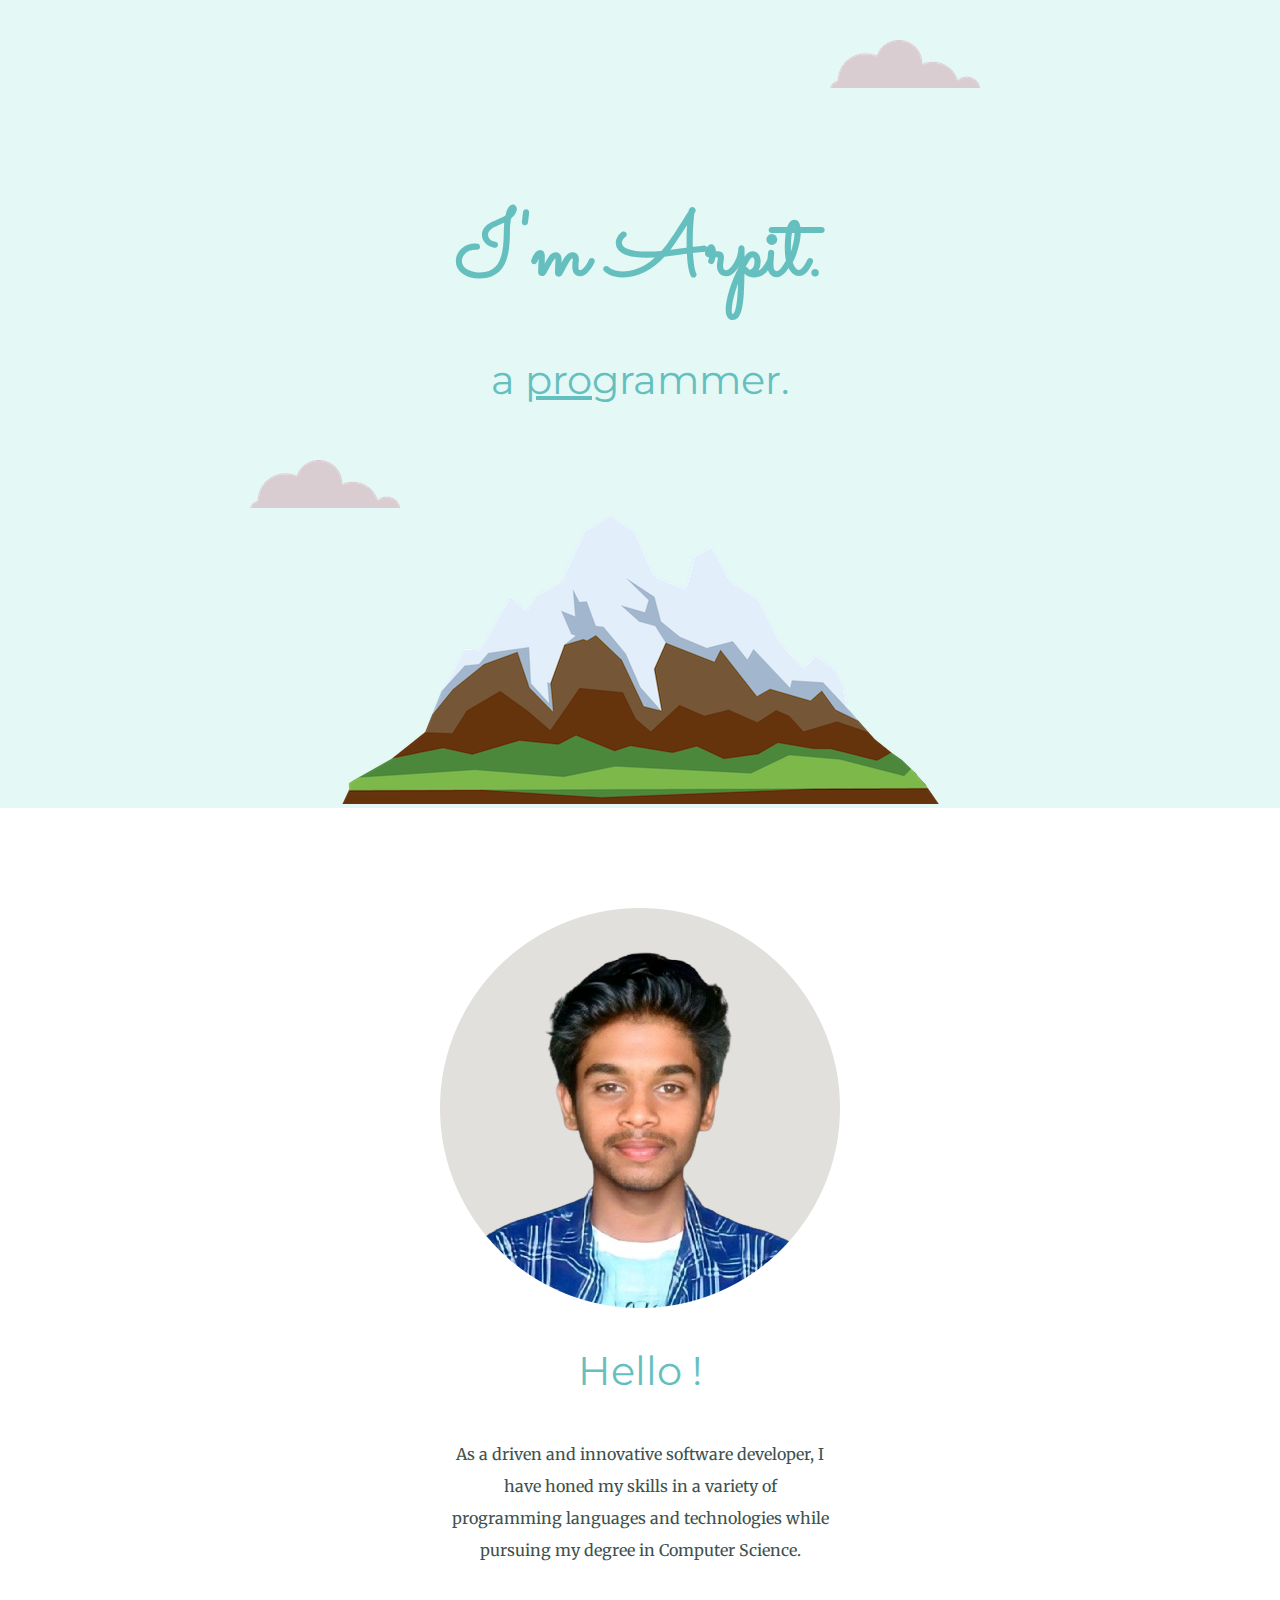
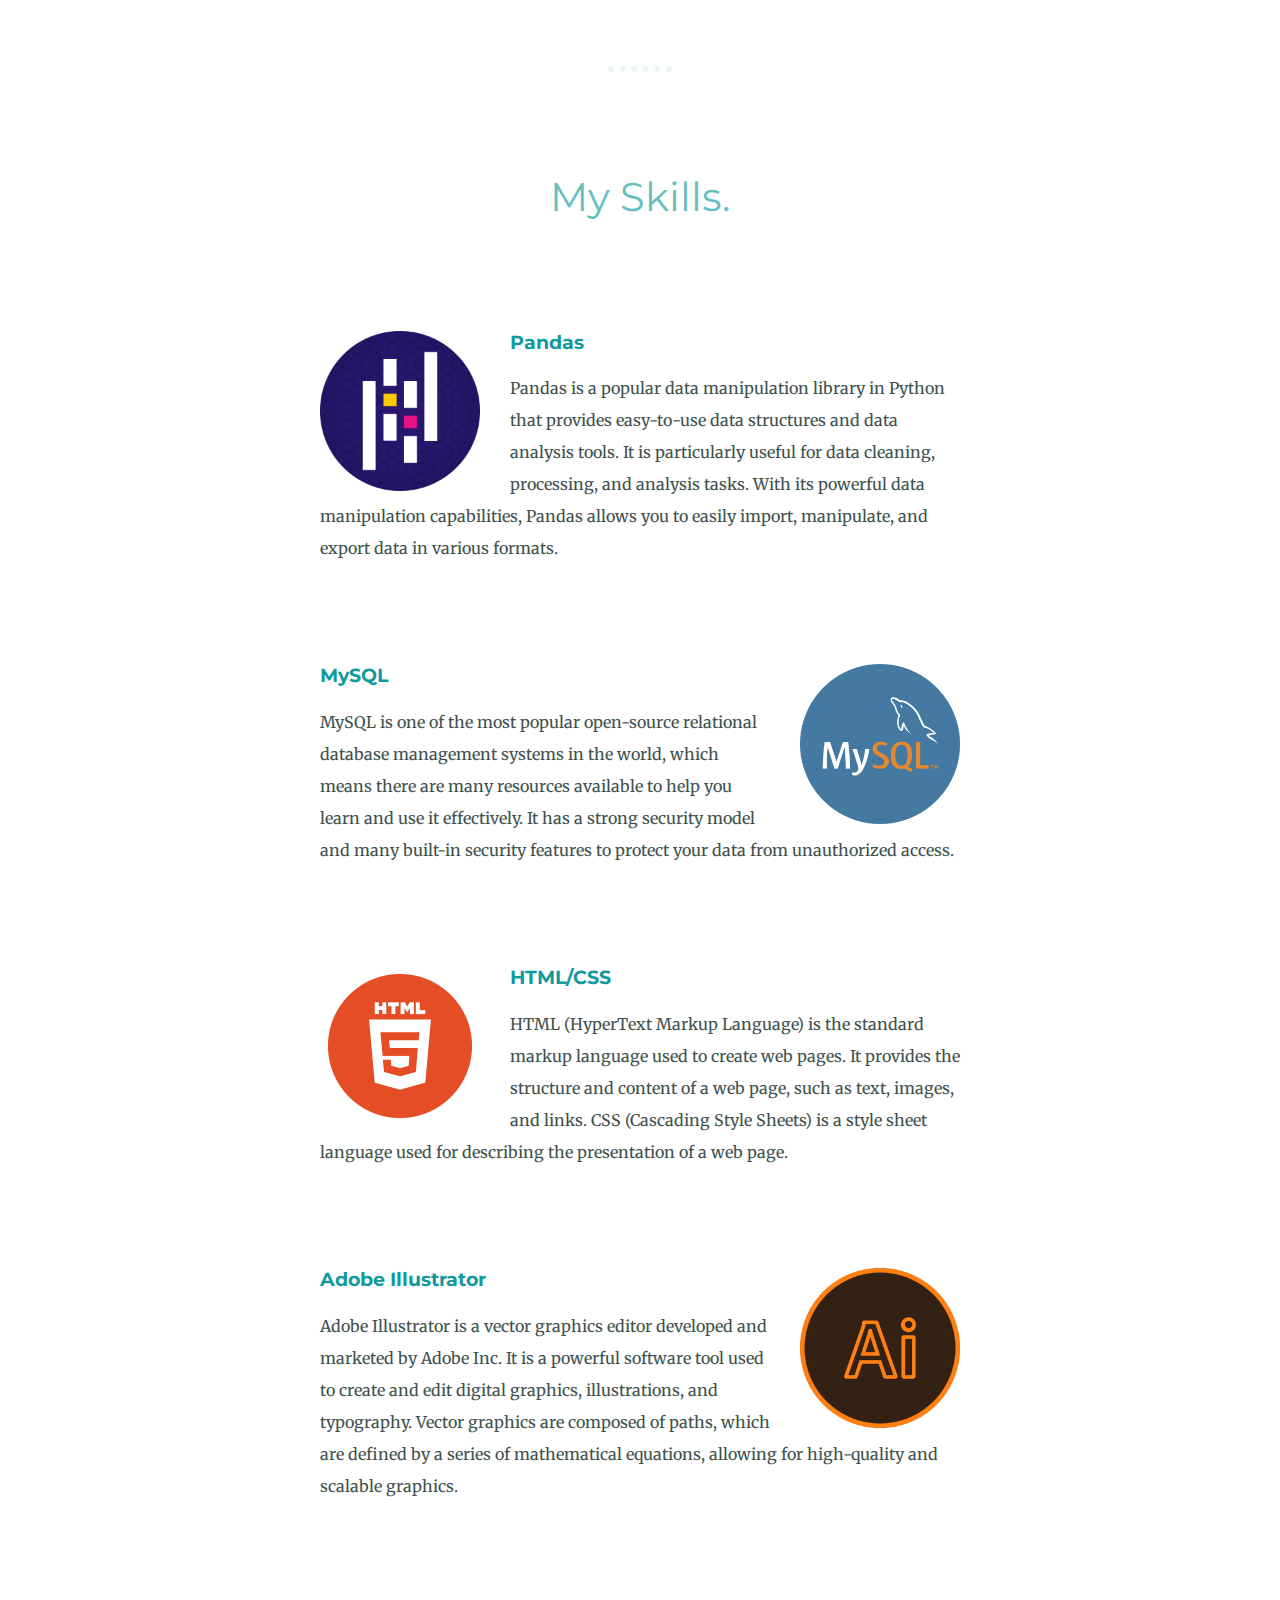
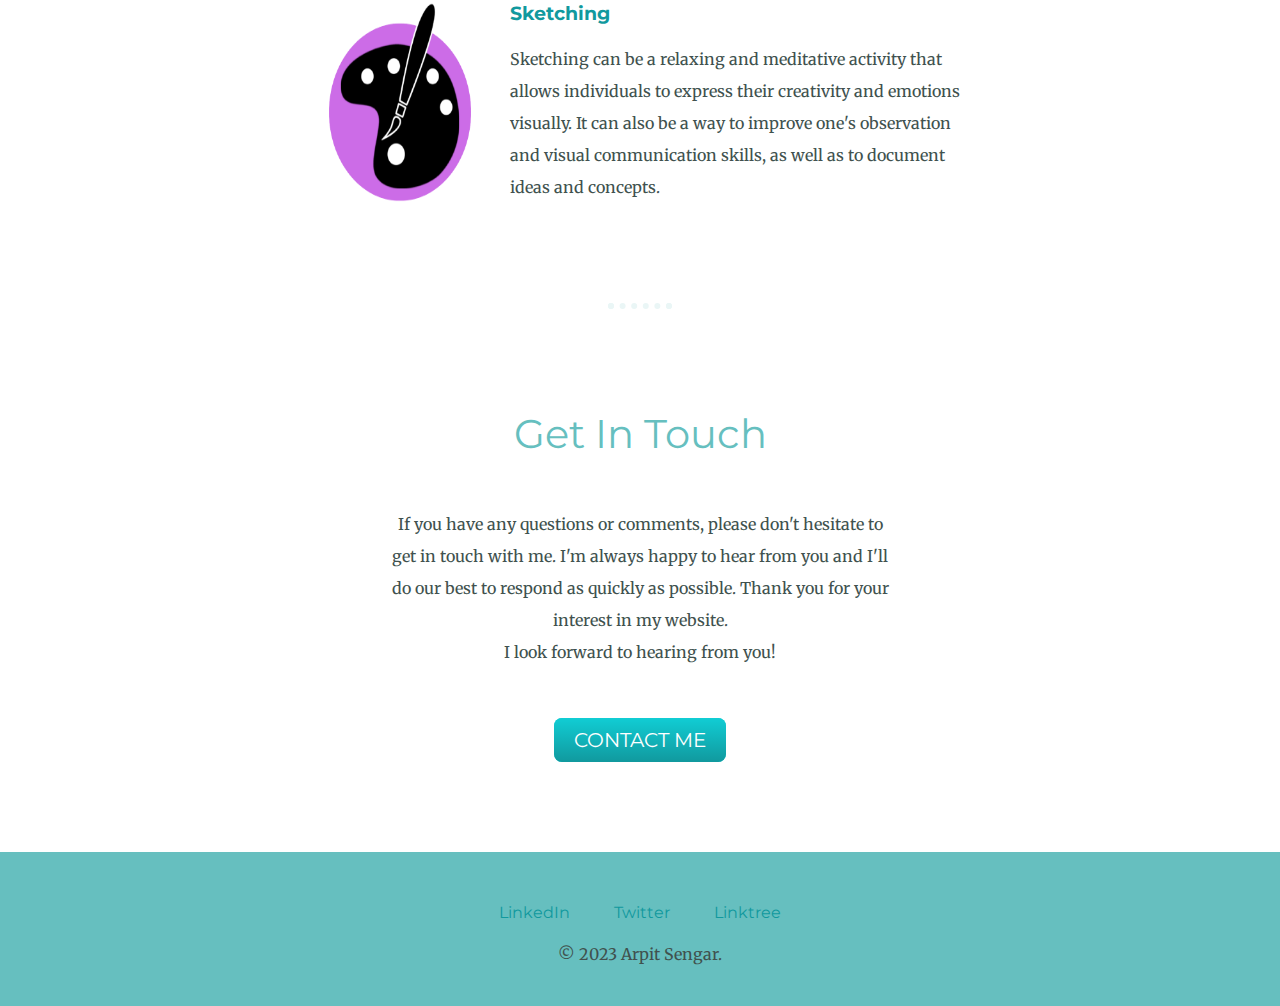
<file: 2/index.html>
<!DOCTYPE html>
<html>

<head>
  <meta charset="utf-8">
  <title>Arpit Sengar</title>
  <link rel="stylesheet" href="css/styles.css">
  <link href="https://fonts.googleapis.com/css?family=Merriweather|Montserrat|Sacramento" rel="stylesheet">
  <link rel="icon" href="images/favicon.ico">
</head>

<body>
  <div class="top-container">
    <img class="top-cloud" src="images/cloud.png" alt="cloud">
    <div class="title-text">
      <h1>I'm Arpit.</h1>
      <h2>a <span class="pro">pro</span>grammer.</h2>
    </div>
    <img class="bottom-cloud" src="images/cloud.png" alt="cloud">
    <img class="mountain" src="images/mountain.png" alt="mountain-img">
  </div>
  <div class="middle-container">
    <div class="profile">
      <img src="images/arpit.png" alt="arpit-profile-img">
      <h2>Hello !</h2>
      <p class="intro">As a driven and innovative software developer, I have honed my skills in a variety of programming languages and technologies while pursuing my degree in Computer Science.</p>
    </div>
    <hr>
    <div class="skills">
      <h2>My Skills.</h2>
      <div class="skill-row">
        <img class="pandas-img" src="images/logo/pandas.png" alt="pandas-img">

        <h3>Pandas</h3>
        <p>Pandas is a popular data manipulation library in Python that provides easy-to-use data structures and data analysis tools. It is particularly useful for data cleaning, processing, and analysis tasks. With its powerful data manipulation capabilities, Pandas allows you to easily import, manipulate, and export data in various formats.</p>

      </div>
      
      <div class="skill-row">
        <img class="sql-img" src="images/logo/sql_logo.png" alt="sql-img">
        
        <h3>MySQL</h3>
        <p>MySQL is one of the most popular open-source relational database management systems in the world, which means there are many resources available to help you learn and use it effectively. It has a strong security model and many built-in security features to protect your data from unauthorized access.</p>
        
      </div>

      <div class="skill-row">
        <img class="html-img" src="images/logo/html_logo.png" alt="html-img">

        <h3>HTML/CSS</h3>
        <p>HTML (HyperText Markup Language) is the standard markup language used to create web pages. It provides the structure and content of a web page, such as text, images, and links. CSS (Cascading Style Sheets) is a style sheet language used for describing the presentation of a web page.</p>

      </div>
      
      <div class="skill-row">
        <img class="ai-img" src="images/logo/ai_logo.png" alt="illustrator-img">

        <h3>Adobe Illustrator</h3>
        <p>Adobe Illustrator is a vector graphics editor developed and marketed by Adobe Inc. It is a powerful software tool used to create and edit digital graphics, illustrations, and typography. Vector graphics are composed of paths, which are defined by a series of mathematical equations, allowing for high-quality and scalable graphics.</p>

      </div>

      <div class="skill-row">
        <img class="sketch-img" src="images/logo/drawing_logo.png" alt="sketch-logo" height="200px">
        <h3>Sketching</h3>
        <p>Sketching can be a relaxing and meditative activity that allows individuals to express their creativity and emotions visually. It can also be a way to improve one's observation and visual communication skills, as well as to document ideas and concepts. </p>
      </div>


    </div>
    <hr>
    <div class="contact-me">
      <h2>Get In Touch</h2>
      <p class="contact-message">If you have any questions or comments, please don't hesitate to get in touch with me. I'm always happy to hear from you and I'll do our best to respond as quickly as possible.           
        Thank you for your interest in my website. <br> I look forward to hearing from you!</p>
      <a class="btn" href="mailto:arpitsengar99@gmail.com">CONTACT ME</a>
    </div>
  </div>  


  <div class="bottom-container">
    <a class="footer-link" href="https://www.linkedin.com/in/arpit-sengar-924669235/">LinkedIn</a>
    <a class="footer-link" href="https://twitter.com/arpitwastaken">Twitter</a>
    <a class="footer-link" href="https://linktr.ee/arpitwastaken">Linktree</a>
    <p>© 2023 Arpit Sengar.</p>
  </div>

  
</body>

</html>
</file>
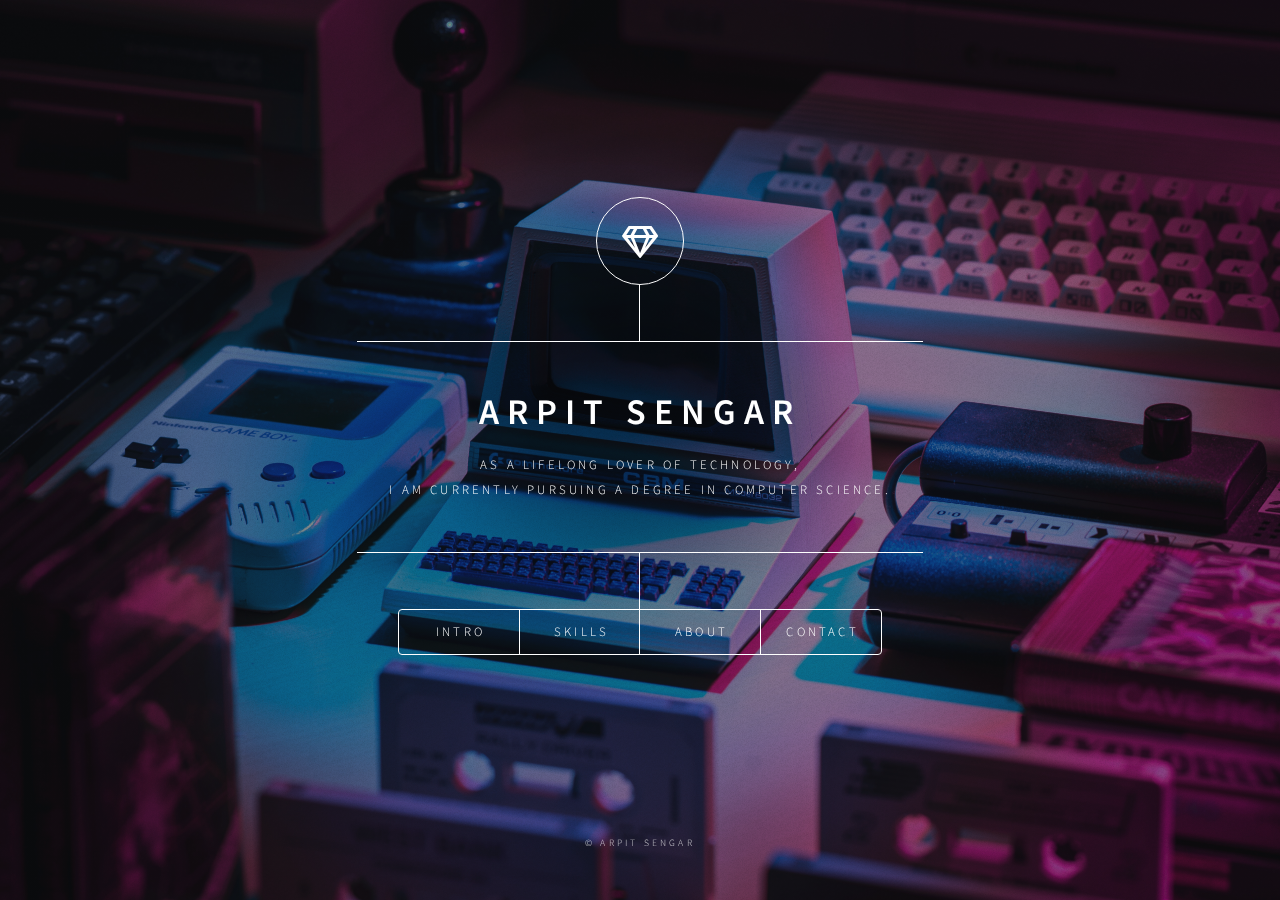
<file: 3/index.html>
<!DOCTYPE HTML>
<html>
	<head>
		<title>Arpit Sengar's Portfolio</title>
		<meta charset="utf-8" />
		<meta name="viewport" content="width=device-width, initial-scale=1, user-scalable=no" />
		<link rel="stylesheet" href="static/assets/css/main.css" />
		<noscript><link rel="stylesheet" href="static/assets/css/noscript.css" /></noscript>
		<link rel="icon" type="image/x-icon" href="static/images/favicon.png">
	</head>
	<body class="is-preload">

		<!-- Wrapper -->
			<div id="wrapper">

				<!-- Header -->
					<header id="header">
						<div class="logo">
							<span class="icon fa-gem"></span>
						</div>
						<div class="content">
							<div class="inner">
								<h1>Arpit Sengar</h1>
								<p>As a lifelong lover of technology, <br> I am currently pursuing a degree in computer science. </p>
							</div>
						</div>
						<nav>
							<ul>
								<li><a href="#intro">Intro</a></li>
								<li><a href="#work">Skills</a></li>
								<li><a href="#about">About</a></li>
								<li><a href="#contact">Contact</a></li>
								<!--<li><a href="#elements">Elements</a></li>-->
							</ul>
						</nav>
					</header>

				<!-- Main -->
					<div id="main">

						<!-- Intro -->
							<article id="intro">
								<h2 class="major">Intro</h2>
								<span class="image main"><img src="static/images/pic01.jpg" alt="" /></span>
								<p>Welcome to my personal website! I started learning programming two years ago. I am now taking a Bachelor of Computer Science degree at <a href="https://vitbhopal.ac.in/" target="_blank">VIT Bhopal</a>, where I am sharpening my coding abilities through challenging curriculum and practical application. I am always working to improve my abilities and keep up with the most recent trends.</p>
								<!-- <p>Welcome to my personal website! My background in programming began 2 years ago. I am currently pursuing a Bachelor's degree in Computer Science from <a href="https://vitbhopal.ac.in/" target="_blank">VIT Bhopal</a> where I am my honing my programming skills through rigorous coursework and hands-on experience. I am constantly refining my skills and staying up-to-date with the latest trends and best practices.</p> -->
							</article>

						<!-- skill -->
							<article id="work">
								<h2 class="major">Skills</h2>
								<span class="image main"><img src="static/images/pic02.jpg" alt="" /></span>
								<p>My proficiency in HTML and CSS makes it easy for me to generate websites that are both visually pleasing and operable. Being skilled in Pandas allows me to effortlessly process and study large amounts of data. As for MySQL, I have plenty of practice in effectively sustaining and operating databases.
								<br><br>
								As a proficient graphic designer, my expertise in Illustrator sets me apart from the rest. Canva is my go-to when I need to produce stunning designs at a moment's notice. Finally, my proficiency in Selenium enables me to automate web browser interactions and perform efficient testing.</p>
							</article>
							
						<!-- About -->
							<article id="about">
								<h2 class="major">About</h2>
								<span class="image main"><img src="static/images/pic03.jpg" alt="" /></span>
								<p>My name is Arpit and I am a Computer Science student with a passion for programming and problem-solving. Currently, I am deepening my knowledge of data structures and algorithms in CPP, which I believe is an essential foundation for any successful software engineer.</p>
								<p>But python has been my favourite programming language ever since. I have recently completed the challenge of <a href="https://github.com/arpy8/100_days_of_python" target=_blank>100 days of Python</a>  that helped me further enhance my skills. This challenge has been an exciting journey so far! I am constantly amazed at the new things I am learning every day.</p>
							</article>

						<!-- Contact -->
							<article id="contact">
								<h2 class="major">Contact</h2>
								<form action="https://formsubmit.co/e9148dd4e481596ccdaebfc6fab7d741" method="POST">
									<input type="hidden" name="_captcha" value="False">
									<div class="fields">
										<div class="field half">
											<label for="name">Name</label>
											<input type="text" name="name" id="name" placeholder="Your name" required/>
										</div>
										<div class="field half">
											<label for="email">Email</label>
											<input type="email" name="email" id="email" placeholder="Your email" required/>
										</div>
										<div class="field">
											<label for="message">Message</label>
											<textarea name="message" id="message" rows="4"  placeholder="Your message" required></textarea>
										</div>
									</div>
									<ul class="actions">
										<li><input type="submit" value="Send Message" class="primary" /></li>
										<li><input type="reset" value="Reset" /></li>
									</ul>
								</form> 
								<ul class="icons" style="padding-top: 2%; padding-left: 4%;">
									<li><a href="https://www.linkedin.com/in/arpitsengar" class="icon brands fa-linkedin" target="_blank"><span class="label">GitHub</span></a></li>
									<li><a href="https://github.com/arpy8" class="icon brands fa-github" target="_blank"><span class="label">GitHub</span></a></li>
									<li><a href="https://www.hackerrank.com/arpy8" class="icon brands fa-hackerrank" target="_blank"><span class="label">Twitter</span></a></li>
									<li><a href="https://www.kaggle.com/arpitsengar" class="icon brands fa-kaggle" target="_blank"><span class="label">Twitter</span></a></li>
									<li><a href="https://twitter.com/arpitwastaken" class="icon brands fa-twitter" target="_blank"><span class="label">Twitter</span></a></li>
									<li><a href="https://www.instagram.com/4rpi8" class="icon brands fa-instagram" target="_blank"><span class="label">Instagram</span></a></li>
									<!-- <li><a href="https://open.spotify.com/user/314en4ia7eeyco74hvxp6254hmam?si=49c31562ef05470e" class="icon brands fa-spotify" target="_blank"><span class="label">Twitter</span></a></li> -->
								</ul>
							</article>

						<!-- Elements -->
							<article id="elements">
								<h2 class="major">Elements</h2>

								<section>
									<h3 class="major">Text</h3>
									<p>This is <b>bold</b> and this is <strong>strong</strong>. This is <i>italic</i> and this is <em>emphasized</em>.
									This is <sup>superscript</sup> text and this is <sub>subscript</sub> text.
									This is <u>underlined</u> and this is code: <code>for (;;) { ... }</code>. Finally, <a href="#">this is a link</a>.</p>
									<hr />
									<h2>Heading Level 2</h2>
									<h3>Heading Level 3</h3>
									<h4>Heading Level 4</h4>
									<h5>Heading Level 5</h5>
									<h6>Heading Level 6</h6>
									<hr />
									<h4>Blockquote</h4>
									<blockquote>Fringilla nisl. Donec accumsan interdum nisi, quis tincidunt felis sagittis eget tempus euismod. Vestibulum ante ipsum primis in faucibus vestibulum. Blandit adipiscing eu felis iaculis volutpat ac adipiscing accumsan faucibus. Vestibulum ante ipsum primis in faucibus lorem ipsum dolor sit amet nullam adipiscing eu felis.</blockquote>
									<h4>Preformatted</h4>
									<pre><code>i = 0;

while (!deck.isInOrder()) {
    print 'Iteration ' + i;
    deck.shuffle();
    i++;
}

print 'It took ' + i + ' iterations to sort the deck.';</code></pre>
								</section>

								<section>
									<h3 class="major">Lists</h3>

									<h4>Unordered</h4>
									<ul>
										<li>Dolor pulvinar etiam.</li>
										<li>Sagittis adipiscing.</li>
										<li>Felis enim feugiat.</li>
									</ul>

									<h4>Alternate</h4>
									<ul class="alt">
										<li>Dolor pulvinar etiam.</li>
										<li>Sagittis adipiscing.</li>
										<li>Felis enim feugiat.</li>
									</ul>

									<h4>Ordered</h4>
									<ol>
										<li>Dolor pulvinar etiam.</li>
										<li>Etiam vel felis viverra.</li>
										<li>Felis enim feugiat.</li>
										<li>Dolor pulvinar etiam.</li>
										<li>Etiam vel felis lorem.</li>
										<li>Felis enim et feugiat.</li>
									</ol>
									<h4>Icons</h4>
									<ul class="icons">
										<li><a href="#" class="icon brands fa-twitter"><span class="label">Twitter</span></a></li>
										<li><a href="#" class="icon brands fa-facebook-f"><span class="label">Facebook</span></a></li>
										<li><a href="#" class="icon brands fa-instagram"><span class="label">Instagram</span></a></li>
										<li><a href="#" class="icon brands fa-github"><span class="label">Github</span></a></li>
									</ul>

									<h4>Actions</h4>
									<ul class="actions">
										<li><a href="#" class="button primary">Default</a></li>
										<li><a href="#" class="button">Default</a></li>
									</ul>
									<ul class="actions stacked">
										<li><a href="#" class="button primary">Default</a></li>
										<li><a href="#" class="button">Default</a></li>
									</ul>
								</section>

								<section>
									<h3 class="major">Table</h3>
									<h4>Default</h4>
									<div class="table-wrapper">
										<table>
											<thead>
												<tr>
													<th>Name</th>
													<th>Description</th>
													<th>Price</th>
												</tr>
											</thead>
											<tbody>
												<tr>
													<td>Item One</td>
													<td>Ante turpis integer aliquet porttitor.</td>
													<td>29.99</td>
												</tr>
												<tr>
													<td>Item Two</td>
													<td>Vis ac commodo adipiscing arcu aliquet.</td>
													<td>19.99</td>
												</tr>
												<tr>
													<td>Item Three</td>
													<td> Morbi faucibus arcu accumsan lorem.</td>
													<td>29.99</td>
												</tr>
												<tr>
													<td>Item Four</td>
													<td>Vitae integer tempus condimentum.</td>
													<td>19.99</td>
												</tr>
												<tr>
													<td>Item Five</td>
													<td>Ante turpis integer aliquet porttitor.</td>
													<td>29.99</td>
												</tr>
											</tbody>
											<tfoot>
												<tr>
													<td colspan="2"></td>
													<td>100.00</td>
												</tr>
											</tfoot>
										</table>
									</div>

									<h4>Alternate</h4>
									<div class="table-wrapper">
										<table class="alt">
											<thead>
												<tr>
													<th>Name</th>
													<th>Description</th>
													<th>Price</th>
												</tr>
											</thead>
											<tbody>
												<tr>
													<td>Item One</td>
													<td>Ante turpis integer aliquet porttitor.</td>
													<td>29.99</td>
												</tr>
												<tr>
													<td>Item Two</td>
													<td>Vis ac commodo adipiscing arcu aliquet.</td>
													<td>19.99</td>
												</tr>
												<tr>
													<td>Item Three</td>
													<td> Morbi faucibus arcu accumsan lorem.</td>
													<td>29.99</td>
												</tr>
												<tr>
													<td>Item Four</td>
													<td>Vitae integer tempus condimentum.</td>
													<td>19.99</td>
												</tr>
												<tr>
													<td>Item Five</td>
													<td>Ante turpis integer aliquet porttitor.</td>
													<td>29.99</td>
												</tr>
											</tbody>
											<tfoot>
												<tr>
													<td colspan="2"></td>
													<td>100.00</td>
												</tr>
											</tfoot>
										</table>
									</div>
								</section>

								<section>
									<h3 class="major">Buttons</h3>
									<ul class="actions">
										<li><a href="#" class="button primary">Primary</a></li>
										<li><a href="#" class="button">Default</a></li>
									</ul>
									<ul class="actions">
										<li><a href="#" class="button">Default</a></li>
										<li><a href="#" class="button small">Small</a></li>
									</ul>
									<ul class="actions">
										<li><a href="#" class="button primary icon solid fa-download">Icon</a></li>
										<li><a href="#" class="button icon solid fa-download">Icon</a></li>
									</ul>
									<ul class="actions">
										<li><span class="button primary disabled">Disabled</span></li>
										<li><span class="button disabled">Disabled</span></li>
									</ul>
								</section>

								<section>
									<h3 class="major">Form</h3>
									<form method="post" action="#">
										<div class="fields">
											<div class="field half">
												<label for="demo-name">Name</label>
												<input type="text" name="demo-name" id="demo-name" value="" placeholder="Jane Doe" />
											</div>
											<div class="field half">
												<label for="demo-email">Email</label>
												<input type="email" name="demo-email" id="demo-email" value="" placeholder="jane@untitled.tld" />
											</div>
											<div class="field">
												<label for="demo-category">Category</label>
												<select name="demo-category" id="demo-category">
													<option value="">-</option>
													<option value="1">Manufacturing</option>
													<option value="1">Shipping</option>
													<option value="1">Administration</option>
													<option value="1">Human Resources</option>
												</select>
											</div>
											<div class="field half">
												<input type="radio" id="demo-priority-low" name="demo-priority" checked>
												<label for="demo-priority-low">Low</label>
											</div>
											<div class="field half">
												<input type="radio" id="demo-priority-high" name="demo-priority">
												<label for="demo-priority-high">High</label>
											</div>
											<div class="field half">
												<input type="checkbox" id="demo-copy" name="demo-copy">
												<label for="demo-copy">Email me a copy</label>
											</div>
											<div class="field half">
												<input type="checkbox" id="demo-human" name="demo-human" checked>
												<label for="demo-human">Not a robot</label>
											</div>
											<div class="field">
												<label for="demo-message">Message</label>
												<textarea name="demo-message" id="demo-message" placeholder="Enter your message" rows="6"></textarea>
											</div>
										</div>
										<ul class="actions">
											<li><input type="submit" value="Send Message" class="primary" /></li>
											<li><input type="reset" value="Reset" /></li>
										</ul>
									</form>
								</section>

							</article>

					</div>

				<!-- Footer -->
					<footer id="footer">
						<p class="copyright">&copy; Arpit Sengar</p>
					</footer>

			</div>

		<!-- BG -->
			<div id="bg"></div>

		<!-- Scripts -->
			<script src="static/assets/js/jquery.min.js"></script>
			<script src="static/assets/js/browser.min.js"></script>
			<script src="static/assets/js/breakpoints.min.js"></script>
			<script src="static/assets/js/util.js"></script>
			<script src="static/assets/js/main.js"></script>

	</body>
</html>
</file>
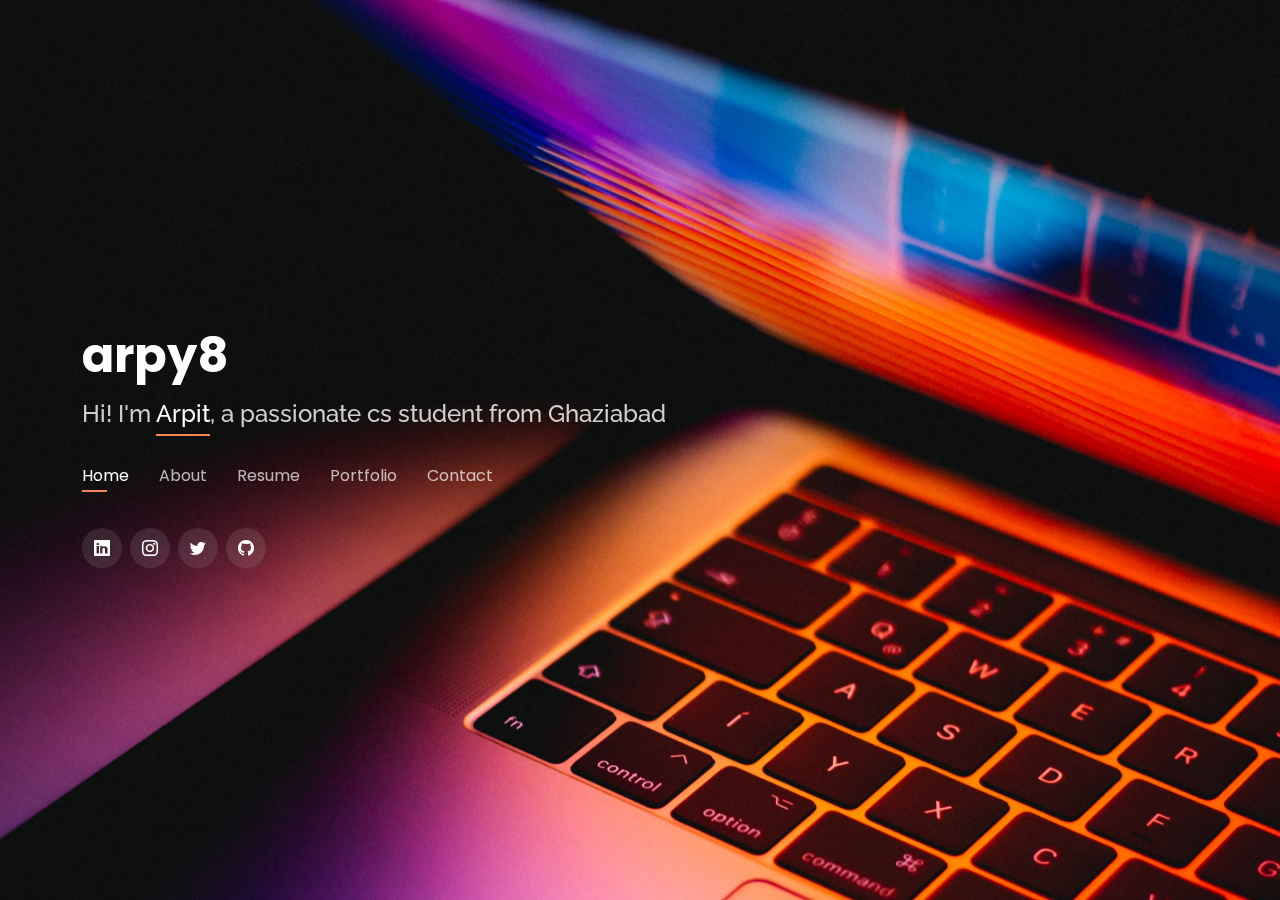
<file: 4/index.html>
<!DOCTYPE html>
<html lang="en">

<head>
  <meta charset="utf-8">
  <meta content="width=device-width, initial-scale=1.0" name="viewport">

  <title>arpy8's Portfolio</title>
  <meta content="" name="description">
  <meta content="" name="keywords">

  <!-- Favicons -->
  <link href="assets/img/favicon.webp" rel="icon">
  <link href="assets/img/apple-touch-icon.webp" rel="apple-touch-icon">

  <!-- Google Fonts -->
  <link href="https://fonts.googleapis.com/css?family=Open+Sans:300,300i,400,400i,600,600i,700,700i|Raleway:300,300i,400,400i,500,500i,600,600i,700,700i|Poppins:300,300i,400,400i,500,500i,600,600i,700,700i" rel="stylesheet">


  <!-- Vendor CSS Files -->
  <link href="assets/vendor/bootstrap/css/bootstrap.min.css" rel="stylesheet">
  <link href="assets/vendor/bootstrap-icons/bootstrap-icons.css" rel="stylesheet">
  <link href="assets/vendor/boxicons/css/boxicons.min.css" rel="stylesheet">
  <link href="assets/vendor/glightbox/css/glightbox.min.css" rel="stylesheet">
  <link href="assets/vendor/remixicon/remixicon.css" rel="stylesheet">
  <link href="assets/vendor/swiper/swiper-bundle.min.css" rel="stylesheet">

  <!-- Template Main CSS File -->
  <link href="assets/css/style.css" rel="stylesheet">
</head>

<body>

  <!-- ======= Header ======= -->
  <header id="header">
    <div class="container">

      <h1><a href="index.html">arpy8</a></h1>
      <h2>Hi! I'm <span>Arpit</span>, a passionate cs student from Ghaziabad</h2>

      <nav id="navbar" class="navbar">
        <ul>
          <li><a class="nav-link active" href="#header">Home</a></li>
          <li><a class="nav-link" href="#about">About</a></li>
          <li><a class="nav-link" href="#resume">Resume</a></li>
          <li><a class="nav-link" href="#portfolio">Portfolio</a></li>
          <li><a class="nav-link" href="#contact">Contact</a></li>
        </ul>
        <i class="bi bi-list mobile-nav-toggle"></i>
      </nav><!-- .navbar -->

      <div class="social-links">
        <a href="https://www.linkedin.com/in/arpitsengar/" class="linkedin"><i class="bi bi-linkedin"></i></a>
        <a href="https://www.instagram.com/arpy8_" class="instagram"><i class="bi bi-instagram"></i></a>
        <a href="https://twitter.com/arpitwastaken" class="twitter"><i class="bi bi-twitter"></i></a>
        <a href="https://github.com/arpy8" class="facebook"><i class="bi bi-github"></i></a>
      </div>

    </div>
  </header><!-- End Header -->

  <!-- ======= About Section ======= -->
  <section id="about" class="about">

    <!-- ======= About Me ======= -->
    <div class="about-me container">

      <div class="section-title">
        <h2>About</h2>
        <p>Learn more about me</p>
      </div>

      <div class="row">
        <div class="col-lg-4" data-aos="fade-right">
          <img src="assets/img/me.webp" class="img-fluid" alt="">
        </div>
        <div class="col-lg-8 pt-4 pt-lg-0 content" data-aos="fade-left">
          <p class="fst-italic">
            Sleep is just a debugging break for the brain of a passionate CS student
          </p>
          <div class="row">
            <div class="col-lg-6">
              <ul>
                <li><i class="bi bi-chevron-right"></i> <strong>Birthday:</strong> <span>1 March 2005</span></li>
                <li><i class="bi bi-chevron-right"></i> <strong>Phone:</strong> <span>+91 93113 8985</span></li>
                <li><i class="bi bi-chevron-right"></i> <strong>City:</strong> <span>Ghaziabad, Uttar Pradesh</span></li>
              </ul>
            </div>
            <div class="col-lg-6">
              <ul>
                <li><i class="bi bi-chevron-right"></i> <strong>Age:</strong> <span>18</span></li>
                <li><i class="bi bi-chevron-right"></i> <strong>Degree:</strong> <span>Undergrad</span></li>
                <li><i class="bi bi-chevron-right"></i> <strong>Email:</strong> <span>arpitsengar99@gmail.com</span></li>
              </ul>
            </div>
          </div>
          <p>
            <br><br>
            Embarking on a computer science journey at VIT Bhopal, I fuse code and creativity while pursuing a passion for sketching and beatboxing. Engaging with diverse minds fuels my growth, as I continually enhance coding prowess and embrace emerging trends. Python remains my cherished language. Respectful and eager to assist, I thrive on discovering fresh technologies. Join me in exploring the ever-evolving tech landscape.</p>
        </div>
      </div>

    </div><!-- End About Me -->

    <!-- ======= Skills  ======= -->
    <div class="skills container">

      <div class="section-title">
        <h2>Skills</h2>
      </div>

      <div class="row skills-content">

        <div class="col-lg-6">

          <div class="progress">
            <span class="skill">Python <i class="val">100%</i></span>
            <div class="progress-bar-wrap">
              <div class="progress-bar" role="progressbar" aria-valuenow="100" aria-valuemin="0" aria-valuemax="100"></div>
            </div>
          </div>

          <div class="progress">
            <span class="skill">Cpp <i class="val">70%</i></span>
            <div class="progress-bar-wrap">
              <div class="progress-bar" role="progressbar" aria-valuenow="70" aria-valuemin="0" aria-valuemax="100"></div>
            </div>
          </div>

          <div class="progress">
            <span class="skill">Graphic Design <i class="val">85%</i></span>
            <div class="progress-bar-wrap">
              <div class="progress-bar" role="progressbar" aria-valuenow="85" aria-valuemin="0" aria-valuemax="100"></div>
            </div>
          </div>

        </div>

        <div class="col-lg-6">

           
          <div class="progress">
            <span class="skill">HTML <i class="val">90%</i></span>
            <div class="progress-bar-wrap">
              <div class="progress-bar" role="progressbar" aria-valuenow="90" aria-valuemin="0" aria-valuemax="100"></div>
            </div>
          </div>

          <div class="progress">
            <span class="skill">CSS <i class="val">85%</i></span>
            <div class="progress-bar-wrap">
              <div class="progress-bar" role="progressbar" aria-valuenow="85" aria-valuemin="0" aria-valuemax="100"></div>
            </div>
          </div>

          <div class="progress">
            <span class="skill">Adobe Illustrator <i class="val">80%</i></span>
            <div class="progress-bar-wrap">
              <div class="progress-bar" role="progressbar" aria-valuenow="80" aria-valuemin="0" aria-valuemax="100"></div>
            </div>
          </div>

        </div>

      </div>

    </div><!-- End Skills -->

    <!-- ======= Interests ======= -->
    <div class="interests container">

      <div class="section-title">
        <h2>Interests</h2>
      </div>

      <div class="row">
        <div class="col-lg-3 col-md-4">
          <div class="icon-box">
            <i class="ri-file-list-3-line" style="color: #11dbcf;"></i>
            <h3>Machine Learning</h3>
          </div>
        </div>
        <div class="col-lg-3 col-md-4 mt-4 mt-md-0">
          <div class="icon-box">
            <i class="ri-bar-chart-box-line" style="color: #5578ff;"></i>
            <h3>Deep Learning</h3>
          </div>
        </div>
        <div class="col-lg-3 col-md-4 mt-4 mt-md-0">
          <div class="icon-box">
            <i class="ri-fingerprint-line" style="color: #29cc61;"></i>
            <h3>Web Automation</h3>
          </div>
        </div>
        <div class="col-lg-3 col-md-4 mt-4 mt-lg-0">
          <div class="icon-box">
            <i class="ri-database-2-line" style="color: #e361ff;"></i>
            <h3>Data Analysis</h3>
          </div>
        </div>
        <div class="col-lg-3 col-md-4 mt-4">
          <div class="icon-box">
            <i class="ri-gradienter-line" style="color: #ffa76e;"></i>
            <h3>Computer Vision</h3>
          </div>
        </div>
        <div class="col-lg-3 col-md-4 mt-4">
          <div class="icon-box">
            <i class="ri-price-tag-2-line" style="color: #4233ff;"></i>
            <h3>Web Dev</h3>
          </div>
        </div>
        <div class="col-lg-3 col-md-4 mt-4">
          <div class="icon-box">
            <i class="ri-paint-brush-line" style="color: #47aeff;"></i>
            <h3>Sketching</h3>
          </div>
        </div>
        <div class="col-lg-3 col-md-4 mt-4">
          <div class="icon-box">
            <i class="ri-disc-line" style="color: #b20969;"></i>
            <h3>Beatboxing</h3>
          </div>
        </div>
      </div>
    </div><!-- End Interests -->
    
  </section><!-- End About Section -->

  <!-- ======= Resume Section ======= -->
  <section id="resume" class="resume">
    <div class="container">

      <div class="section-title">
        <h2>Resume</h2>
        <p>Check My Resume</p>
      </div>

      <h3><a href="assets/misc/Arpit_Sengar_Resume.pdf" style="text-decoration: none; color: #ffffff75;">Download PDF z&#x2913;</a></h3>
      
      <div class="row">
        <div class="col-lg-6">
          <h3 class="resume-title">Sumary</h3>
          <div class="resume-item pb-0">
            <h4>Arpit Sengar</h4>
            <p><em>Motivated and detail-oriented Computer Science student actively honing skills in designing and crafting user-centric digital and print assets.</em></p>
            <p>
            <ul>
              <li>+91 93113 89851</li>
              <li>arpitsengar99@gmail.com</li>
            </ul>
            </p>
          </div>

          <h3 class="resume-title">Education</h3>
          <div class="resume-item">
            <h4>Bachelor of Technology</h4>
            <h5>2022 - 2026</h5>
            <p><em>VIT Bhopal University, Bhopal, Madhya Pradesh</em></p>
          </div>
          <div class="resume-item">
            <h4>High school Diploma</h4>
            <h5>2021 - 2022</h5>
            <p><em>Nehru World School, Shastri Nagar, Ghaziabad, Uttar Pradesh</em></p>
          </div>

          <h3 class="resume-title">Certifications</h3>
          <div class="resume-item">
            <h4>Social Summer of Code (SSOC) Season 2</h4>
            <h5>Issued Aug 2023</h5>
            <h6><a href="https://certificate.givemycertificate.com/c/14add0fd-14b5-4084-9379-885089733815">Show credential</a></h6>
          </div>

          <div class="resume-item">
            <h4>TCS iON Career Edge - Young Professional</h4>
            <h5>Issued Jul 2023</h5>
            <h6><a href="https://drive.google.com/file/u/1/d/190gwVIsE2PgZob0z6XzyLsxbiw9w80sN/view?usp=sharing">Show credential</a></h6>
          </div>

          <div class="resume-item">
            <h4>C++ Programming -Beginner to Advance- Deep Dive in C++</h4>
            <h5>Issued Jun 2023</h5>
            <h6><a href="https://www.udemy.com/certificate/UC-a77839ad-27e1-47f9-8068-a068d80e6083/">Show credential</a></h6>
          </div>

          <div class="resume-item">
            <h4>100 Days of Code: The Complete Python Pro Bootcamp for 2023</h4>
            <h5>Issued May 2023</h5>
            <h6><a href="https://www.udemy.com/certificate/UC-d3f8ea5c-c279-4f9d-b687-fad149ac4883/">Show credential</a></h6>
          </div>
          <br>
          <h6><em><a style="color: white !important;" href="https://www.linkedin.com/in/arpitsengar/details/certifications/">more...</a></em></h6>

        </div>

        <div class="col-lg-6">
          <h3 class="resume-title">Experience</h3>
          
          <div class="resume-item">
            <h4>Collaborator at Omdena</h4>
            <h5>07/23 - present</h5>
            <p>
              <strong>Developing an Interactive Chatbot, Omdena Nigeria Chapter</strong>
            </p>
            <p>
            <ul>
              <li>Gained an understanding of creating chatbots using Rasa</li>
              <li>Developed a demo chatbot for the Omdena's website</li>
              <li>Delivered Rasa installation tutorial for Omdena's Nigeria chapter</li>
            </ul>
            </p>  

            <h5>05/23 - 07/23</h5>
            <p><strong>NLP with Disaster Tweets, Omdena Giza Chapter</strong></p>
            <p>
            <ul>
              <li>Performed exploratory data analysis on the final tweet dataset</li>
              <li>Assisted with the final documentation (ppt, reports)</li>
            </ul>
            </p>
            
            <h5>05/23 - 07/23</h5>
            <p><strong>Water Quality Prediction System, Omdena Rwanda Chapter</strong></p>
            <p>
            <ul>
              <li>Got familiar with supervised learning algorithms such as SVM</li>
              <li>Became the sub lead for the deployment team</li>
              <li>Developed the final web application for the water prediction system using streamlit</li>
            </ul>
            </p>

            <h5>04/23 - 06/23</h5>
            <p><strong>AI Based Road Inspection System, Omdena Mexico Chapter</strong></p>
            <p>
            <ul>
              <li>Anotated around 1200 images for the final dataset</li>
              <li>Got familiarized with several object detection algorithms, such as YOLOv5 and RCNN</li>
              <li>Developed an AI Road Inspection System for detecting potholes</li>
            </ul>
            </p>
            
          </div>

          <div class="resume-item">
            <h4>Core Team Member</h4>
            <h5>2023 - ongoing</h5>
            <p><strong>GeeksforGeeks Student Chapter, VITB</strong></p>
            <p>
            <ul>
              <li>Technical Core Team Member.</li>
            </ul>
            </p>
            <p><strong>AI Club, VITB</strong></p>
            <p>
              <ul>
                <li>Graphics & Videography Team Member</li>
              </ul>
              </p>
          </div>

        </div>
      </div>

    </div>
  </section><!-- End Resume Section -->

  <!-- ======= Portfolio Section ======= -->
  <section id="portfolio" class="portfolio">
    <div class="container">

      <div class="section-title">
        <h2>Portfolio</h2>
        <p>Projects I've worked on  </p>
      </div>

      <div class="row portfolio-container">

        <div class="col-lg-4 col-md-6 portfolio-item filter-app">
          <div class="portfolio-wrap">
            <img src="assets/img/portfolio/portfolio-1.webp" class="img-fluid" alt="">
            <div class="portfolio-info">
              <h4>AI Road Inspection System</h4>
              <p>Omdena Mexico Chapter</p>
              <div class="portfolio-links">
                <a href="projects/project-1.html" data-gallery="portfolioDetailsGallery" data-glightbox="type: external" class="portfolio-details-lightbox" title="Portfolio Details"><i class="bx bx-link"></i></a>
              </div>
            </div>
          </div>
        </div>

        <div class="col-lg-4 col-md-6 portfolio-item filter-web">
          <div class="portfolio-wrap">
            <img src="assets/img/portfolio/portfolio-2.webp" class="img-fluid" alt="">
            <div class="portfolio-info">
              <h4>NLP with Disaster Tweets</h4>
              <p>Omdena Giza Chapter</p>
              <div class="portfolio-links">
                <a href="projects/project-2.html" data-gallery="portfolioDetailsGallery" data-glightbox="type: external" class="portfolio-details-lightbox" title="Portfolio Details"><i class="bx bx-link"></i></a>
              </div>
            </div>
          </div>
        </div>

        <div class="col-lg-4 col-md-6 portfolio-item filter-app">
          <div class="portfolio-wrap">
            <img src="assets/img/portfolio/portfolio-3.webp" class="img-fluid" alt="">
            <div class="portfolio-info">
              <h4>Water Quality Prediction System</h4>
              <p>Omdena Rwanda Chapter</p>
              <div class="portfolio-links">
                <a href="projects/project-3.html" data-gallery="portfolioDetailsGallery" data-glightbox="type: external" class="portfolio-details-lightbox" title="Portfolio Details"><i class="bx bx-link"></i></a>
              </div>
            </div>
          </div>
        </div>

        <div class="col-lg-4 col-md-6 portfolio-item filter-card">
          <div class="portfolio-wrap">
            <img src="assets/img/portfolio/portfolio-4.webp" class="img-fluid" alt="">
            <div class="portfolio-info">
              <h4>Interactive Chatbot</h4>
              <p>Omdena Nigeria Chapter</p>
              <div class="portfolio-links">
                <a href="projects/project-4.html" data-gallery="portfolioDetailsGallery" data-glightbox="type: external" class="portfolio-details-lightbox" title="Portfolio Details"><i class="bx bx-link"></i></a>
              </div>
            </div>
          </div>
        </div>

        <div class="col-lg-4 col-md-6 portfolio-item filter-web">
          <div class="portfolio-wrap">
            <img src="assets/img/portfolio/portfolio-5.webp" class="img-fluid" alt="">
            <div class="portfolio-info">
              <h4>Chest X-Rays Disease Detection </h4>
              <p>Omdena Myanmar Chapter</p>
              <div class="portfolio-links">
                <a href="projects/project-5.html" data-gallery="portfolioDetailsGallery" data-glightbox="type: external" class="portfolio-details-lightbox" title="Portfolio Details"><i class="bx bx-link"></i></a>
              </div>
            </div>
          </div>
        </div>

        <div class="col-lg-4 col-md-6 portfolio-item filter-web">
          <div class="portfolio-wrap">
            <img src="assets/img/portfolio/portfolio-9.webp" class="img-fluid" alt="">
            <div class="portfolio-info">
              <h4>GFG Student Chapter Website</h4>
              <p>Submission for interview round</p>
              <div class="portfolio-links">
                <a href="projects/project-9.html" data-gallery="portfolioDetailsGallery" data-glightbox="type: external" class="portfolio-details-lightbox" title="Portfolio Details"><i class="bx bx-link"></i></a>
              </div>
            </div>
          </div>
        </div>

        <!-- <div class="col-lg-4 col-md-6 portfolio-item filter-app">
          <div class="portfolio-wrap">
            <img src="assets/img/portfolio/portfolio-6.webp" class="img-fluid" alt="">
            <div class="portfolio-info">
              <h4>SmartOCR</h4>
              <p>EasyOCR to OPENAI API</p>
              <div class="portfolio-links">
                <a href="projects/project-6.html" data-gallery="portfolioDetailsGallery" data-glightbox="type: external" class="portfolio-details-lightbox" title="Portfolio Details"><i class="bx bx-link"></i></a>
              </div>
            </div>
          </div>
        </div> -->

        <div class="col-lg-4 col-md-6 portfolio-item filter-card">
          <div class="portfolio-wrap">
            <img src="assets/img/portfolio/portfolio-8.webp" class="img-fluid" alt="">
            <div class="portfolio-info">
              <h4>IntruderShield</h4>
              <p>Webcam Intruder Detection and Screen Lock</p>
              <div class="portfolio-links">
                <a href="projects/project-8.html" data-gallery="portfolioDetailsGallery" data-glightbox="type: external" class="portfolio-details-lightbox" title="Portfolio Details"><i class="bx bx-link"></i></a>
              </div>
            </div>
          </div>
        </div>

        <div class="col-lg-4 col-md-6 portfolio-item filter-card">
          <div class="portfolio-wrap">
            <img src="assets/img/portfolio/portfolio-7.webp" class="img-fluid" alt="">
            <div class="portfolio-info">
              <h4>Voice Bot 2.0</h4>
              <p>voice assistant script written in Python</p>
              <div class="portfolio-links">
                <a href="projects/project-7.html" data-gallery="portfolioDetailsGallery" data-glightbox="type: external" class="portfolio-details-lightbox" title="Portfolio Details"><i class="bx bx-link"></i></a>
              </div>
            </div>
          </div>
        </div>

        <div class="col-lg-4 col-md-6 portfolio-item filter-card">
          <div class="portfolio-wrap">
            <img src="assets/img/portfolio/portfolio-10.webp" class="img-fluid" alt="">
            <div class="portfolio-info">
              <h4>Tech Today - News Website</h4>
              <p>News Website made under 5 lines</p>
              <div class="portfolio-links">
                <a href="projects/project-10.html" data-gallery="portfolioDetailsGallery" data-glightbox="type: external" class="portfolio-details-lightbox" title="Portfolio Details"><i class="bx bx-link"></i></a>
              </div>
            </div>
          </div>
        </div>

        <div class="col-lg-4 col-md-6 portfolio-item filter-card">
          <div class="portfolio-wrap">
            <img src="assets/img/portfolio/portfolio-11.webp" class="img-fluid" alt="">
            <div class="portfolio-info">
              <h4>Github Follow Bot</h4>
              <p>Made using selenium</p>
              <div class="portfolio-links">
                <a href="projects/project-11.html" data-gallery="portfolioDetailsGallery" data-glightbox="type: external" class="portfolio-details-lightbox" title="Portfolio Details"><i class="bx bx-link"></i></a>
              </div>
            </div>
          </div>
        </div>

        <div class="col-lg-4 col-md-6 portfolio-item filter-card">
          <div class="portfolio-wrap">
            <img src="assets/img/portfolio/portfolio-12.webp" class="img-fluid" alt="">
            <div class="portfolio-info">
              <h4>NewsPulse - News Website 2.0</h4>
              <p>Submission for Streamlit's Hackathon</p>
              <div class="portfolio-links">
                <a href="projects/project-12.html" data-gallery="portfolioDetailsGallery" data-glightbox="type: external" class="portfolio-details-lightbox" title="Portfolio Details"><i class="bx bx-link"></i></a>
              </div>
            </div>
          </div>
        </div>

<!-- 
        <div class="col-lg-4 col-md-6 portfolio-item filter-card">
          <div class="portfolio-wrap">
            <img src="assets/img/portfolio/portfolio-13.webp" class="img-fluid" alt="">
            <div class="portfolio-info">
              <h4>Cafe Website 2.0</h4>
              <p>A simple cafe website made using HTML and CSS</p>
              <div class="portfolio-links">
                <a href="projects/project-13.html" data-gallery="portfolioDetailsGallery" data-glightbox="type: external" class="portfolio-details-lightbox" title="Portfolio Details"><i class="bx bx-link"></i></a>
              </div>
            </div>
          </div>
        </div> -->

      </div>

    </div>
  </section><!-- End Portfolio Section -->

  <!-- ======= Contact Section ======= -->
  <section id="contact" class="contact">
    <div class="container">

      <div class="section-title">
        <h2>Contact</h2>
        <p>Contact Me</p>
      </div>

      <div class="row mt-2">

        <div class="col-md-6 d-flex align-items-stretch">
          <div class="info-box">
            <i class="bx bx-envelope"></i>
            <h3>Email Me</h3>
            <p>arpitsengar99@gmail.com</p>
          </div>
        </div>

        <div class="col-md-6 mt-4 mt-md-0 d-flex align-items-stretch">
          <div class="info-box">
            <i class="bx bx-share-alt"></i>
            <h3>Social Profiles</h3>
            <div class="social-links">
              <a href="https://www.linkedin.com/in/arpitsengar/" class="linkedin"><i class="bi bi-linkedin"></i></a>
              <a href="https://www.instagram.com/arpy8_" class="instagram"><i class="bi bi-instagram"></i></a>
              <a href="https://twitter.com/arpitwastaken" class="twitter"><i class="bi bi-twitter"></i></a>
              <a href="https://github.com/arpy8" class="facebook"><i class="bi bi-github"></i></a>
            </div>
          </div>
        </div>
        
      </div>

      <form action="https://formsubmit.co/e9148dd4e481596ccdaebfc6fab7d741" method="post" class="email-form mt-4">
        <div class="row">
          <div class="col-md-6 form-group">
            <input type="text" name="name" class="form-control" id="name" placeholder="Your Name" required>
          </div>
          <div class="col-md-6 form-group mt-3 mt-md-0">
            <input type="email" class="form-control" name="email" id="email" placeholder="Your Email" required>
          </div>
        </div>
        <div class="form-group mt-3">
          <input type="text" class="form-control" name="subject" id="subject" placeholder="Subject" required>
        </div>
        <div class="form-group mt-3">
          <textarea class="form-control" name="message" rows="5" placeholder="Message" required></textarea>
        </div>
        <div class="text-center my-3"><button type="submit">Send Message</button></div>
      </form>

    </div>
  </section><!-- End Contact Section -->

  <!-- Vendor JS Files -->
  <script src="assets/vendor/purecounter/purecounter_vanilla.js"></script>
  <script src="assets/vendor/bootstrap/js/bootstrap.bundle.min.js"></script>
  <script src="assets/vendor/glightbox/js/glightbox.min.js"></script>
  <script src="assets/vendor/isotope-layout/isotope.pkgd.min.js"></script>
  <script src="assets/vendor/swiper/swiper-bundle.min.js"></script>
  <script src="assets/vendor/waypoints/noframework.waypoints.js"></script>
  <script src="assets/vendor/php-email-form/validate.js"></script>

  <!-- Template Main JS File -->
  <script src="assets/js/main.js"></script>

</body>

</html>
</file>
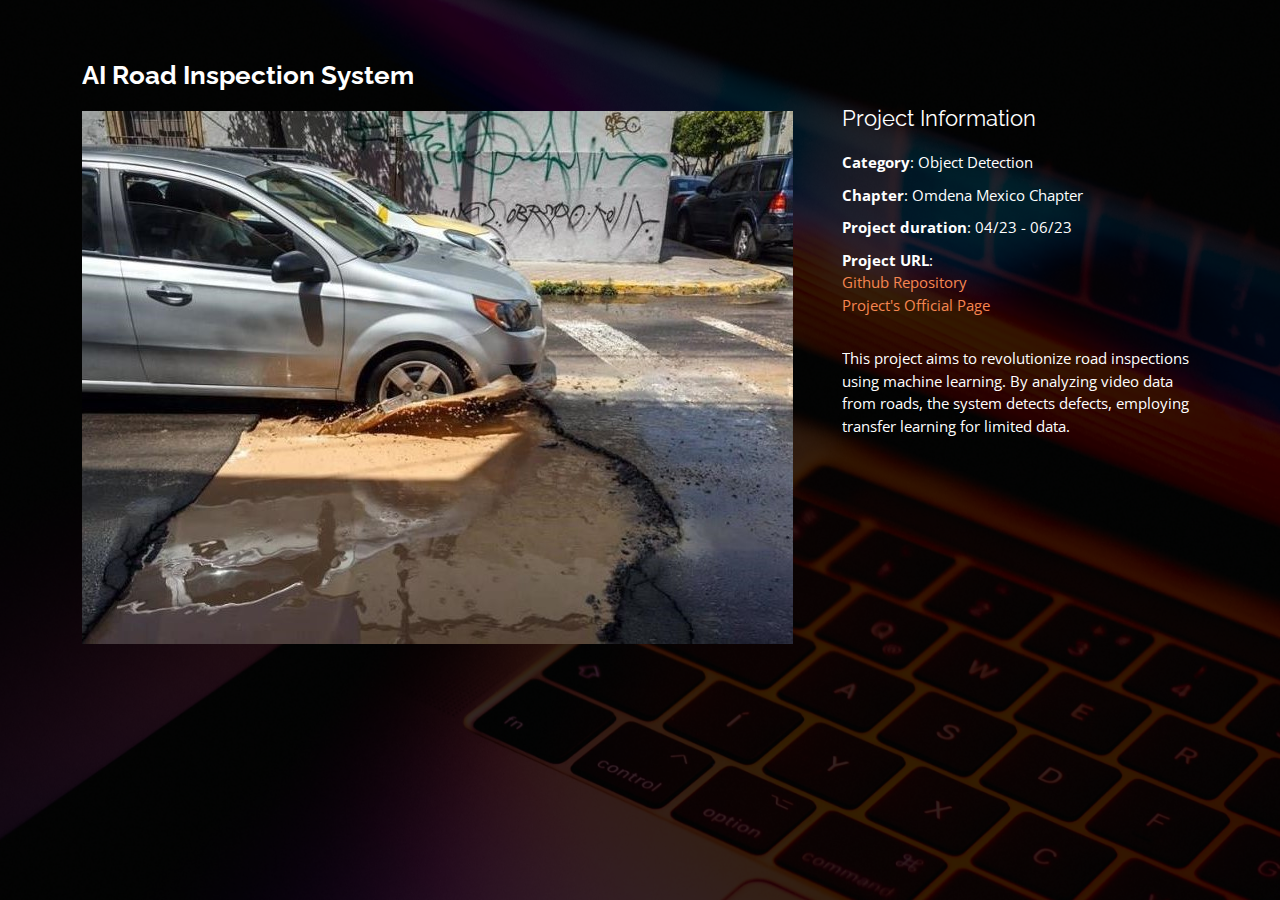
<file: 4/projects/project-1.html>
<!DOCTYPE html>
<html lang="en">

<head>
  <meta charset="utf-8">
  <meta content="width=device-width, initial-scale=1.0" name="viewport">

  <meta content="" name="description">
  <meta content="" name="keywords">

  <!-- Favicons -->
  <link href="../assets/img/favicon.webp" rel="icon">
  <link href="../assets/img/apple-touch-icon.webp" rel="apple-touch-icon">

  <!-- Google Fonts -->
  <link href="https://fonts.googleapis.com/css?family=Open+Sans:300,300i,400,400i,600,600i,700,700i|Raleway:300,300i,400,400i,500,500i,600,600i,700,700i|Poppins:300,300i,400,400i,500,500i,600,600i,700,700i" rel="stylesheet">

  <!-- Vendor CSS Files -->
  <link href="../assets/vendor/bootstrap/css/bootstrap.min.css" rel="stylesheet">
  <link href="../assets/vendor/bootstrap-icons/bootstrap-icons.css" rel="stylesheet">
  <link href="../assets/vendor/boxicons/css/boxicons.min.css" rel="stylesheet">
  <link href="../assets/vendor/glightbox/css/glightbox.min.css" rel="stylesheet">
  <link href="../assets/vendor/remixicon/remixicon.css" rel="stylesheet">
  <link href="../assets/vendor/swiper/swiper-bundle.min.css" rel="stylesheet">

  <!-- Template Main CSS File -->
  <link href="../assets/css/style.css" rel="stylesheet">
  <style>* {overflow-y: hidden !important;}</style>
</head>

<body>

  <main id="main">

    <!-- ======= Portfolio Details ======= -->
    <div id="portfolio-details" class="portfolio-details">
      <div class="container">

        <div class="row">

          <div class="col-lg-8">
            
            <h2 class="portfolio-title">AI Road Inspection System</h2>

            <div class="portfolio-details-slider swiper">

                <div class="swiper-slide">
                  <img src="../assets/img/portfolio/portfolio-1.webp" alt="">
                </div>
                
            </div>

          </div>

          <div class="col-lg-4 portfolio-info">
            <h3>Project Information</h3>
            <ul>
              <li><strong>Category</strong>: Object Detection</li>
              <li><strong>Chapter</strong>: Omdena Mexico Chapter</li>
              <li><strong>Project duration</strong>: 04/23 - 06/23</li>
              <li><strong>Project URL</strong>: 
                <br> <a target="_blank" href="https://github.com/OmdenaAI/bhopal-mexico-ai-road-inspection">Github Repository</a>
                <br> <a target="_blank" href="https://omdena.com/chapter-challenges/ai-based-road-inspection-system-2/">Project's Official Page</a> 
            </ul>

            <p>
              This project aims to revolutionize road inspections using machine learning. By analyzing video data from roads, the system detects defects, employing transfer learning for limited data.
            </p>
          </div>

        </div>

      </div>
    </div><!-- End Portfolio Details -->

  </main><!-- End #main -->

  <!-- Vendor JS Files -->
  <script src="../assets/vendor/purecounter/purecounter_vanilla.js"></script>
  <script src="../assets/vendor/bootstrap/js/bootstrap.bundle.min.js"></script>
  <script src="../assets/vendor/glightbox/js/glightbox.min.js"></script>
  <script src="../assets/vendor/isotope-layout/isotope.pkgd.min.js"></script>
  <script src="../assets/vendor/swiper/swiper-bundle.min.js"></script>
  <script src="../assets/vendor/waypoints/noframework.waypoints.js"></script>
  <script src="../assets/vendor/php-email-form/validate.js"></script>

  <!-- Template Main JS File -->
  <script src="../assets/js/main.js"></script>

</body>

</html>
</file>
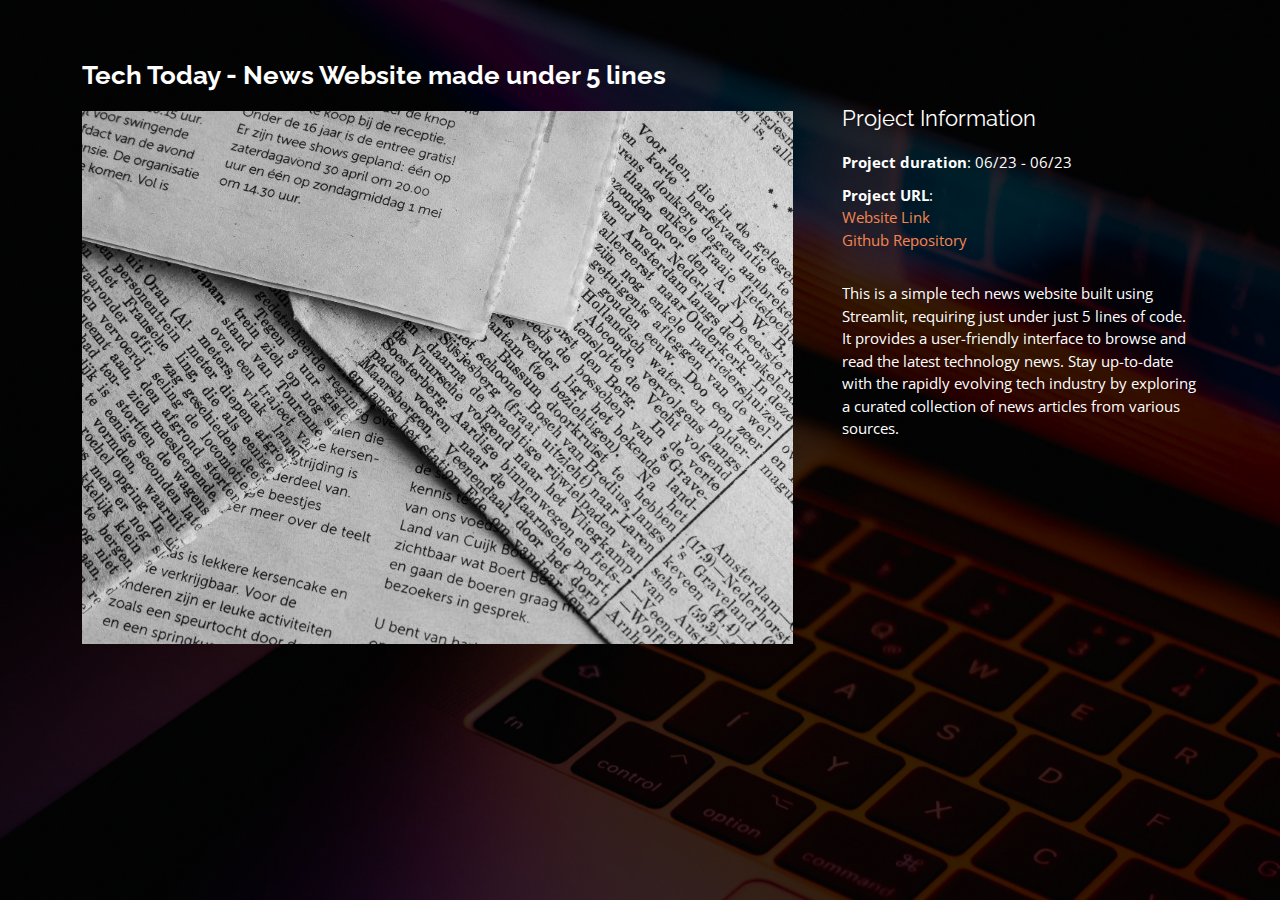
<file: 4/projects/project-10.html>
<!DOCTYPE html>
<html lang="en">

<head>
  <meta charset="utf-8">
  <meta content="width=device-width, initial-scale=1.0" name="viewport">

  <meta content="" name="description">
  <meta content="" name="keywords">

  <!-- Favicons -->
  <link href="../assets/img/favicon.webp" rel="icon">
  <link href="../assets/img/apple-touch-icon.webp" rel="apple-touch-icon">

  <!-- Google Fonts -->
  <link href="https://fonts.googleapis.com/css?family=Open+Sans:300,300i,400,400i,600,600i,700,700i|Raleway:300,300i,400,400i,500,500i,600,600i,700,700i|Poppins:300,300i,400,400i,500,500i,600,600i,700,700i" rel="stylesheet">

  <!-- Vendor CSS Files -->
  <link href="../assets/vendor/bootstrap/css/bootstrap.min.css" rel="stylesheet">
  <link href="../assets/vendor/bootstrap-icons/bootstrap-icons.css" rel="stylesheet">
  <link href="../assets/vendor/boxicons/css/boxicons.min.css" rel="stylesheet">
  <link href="../assets/vendor/glightbox/css/glightbox.min.css" rel="stylesheet">
  <link href="../assets/vendor/remixicon/remixicon.css" rel="stylesheet">
  <link href="../assets/vendor/swiper/swiper-bundle.min.css" rel="stylesheet">

  <!-- Template Main CSS File -->
  <link href="../assets/css/style.css" rel="stylesheet">
  <style>* {overflow-y: hidden !important;}</style>
</head>

<body>

  <main id="main">

    <!-- ======= Portfolio Details ======= -->
    <div id="portfolio-details" class="portfolio-details">
      <div class="container">

        <div class="row">

          <div class="col-lg-8">
            
            <h2 class="portfolio-title">Tech Today - News Website made under 5 lines</h2>

            <div class="portfolio-details-slider swiper">
                  <img src="../assets/img/portfolio/portfolio-10.webp" alt="">
            </div>

          </div>

          <div class="col-lg-4 portfolio-info">
            <h3>Project Information</h3>
            <ul>
              <li><strong>Project duration</strong>: 06/23 - 06/23</li>
              <li><strong>Project URL</strong>:
                <br><a target="_blank" href="https://techtoday.streamlit.app">Website Link</a>
                <br><a target="_blank" href="https://github.com/arpy8/Tech_News_Website">Github Repository</a>
              </li>
            </ul>

            <p>
              This is a simple tech news website built using Streamlit, requiring just under just 5 lines of code. It provides a user-friendly interface to browse and read the latest technology news. Stay up-to-date with the rapidly evolving tech industry by exploring a curated collection of news articles from various sources.
            </p>
          </div>

        </div>

      </div>
    </div><!-- End Portfolio Details -->

  </main><!-- End #main -->

  <!-- Vendor JS Files -->
  <script src="../assets/vendor/purecounter/purecounter_vanilla.js"></script>
  <script src="../assets/vendor/bootstrap/js/bootstrap.bundle.min.js"></script>
  <script src="../assets/vendor/glightbox/js/glightbox.min.js"></script>
  <script src="../assets/vendor/isotope-layout/isotope.pkgd.min.js"></script>
  <script src="../assets/vendor/swiper/swiper-bundle.min.js"></script>
  <script src="../assets/vendor/waypoints/noframework.waypoints.js"></script>
  <script src="../assets/vendor/php-email-form/validate.js"></script>

  <!-- Template Main JS File -->
  <script src="../assets/js/main.js"></script>

</body>

</html>
</file>
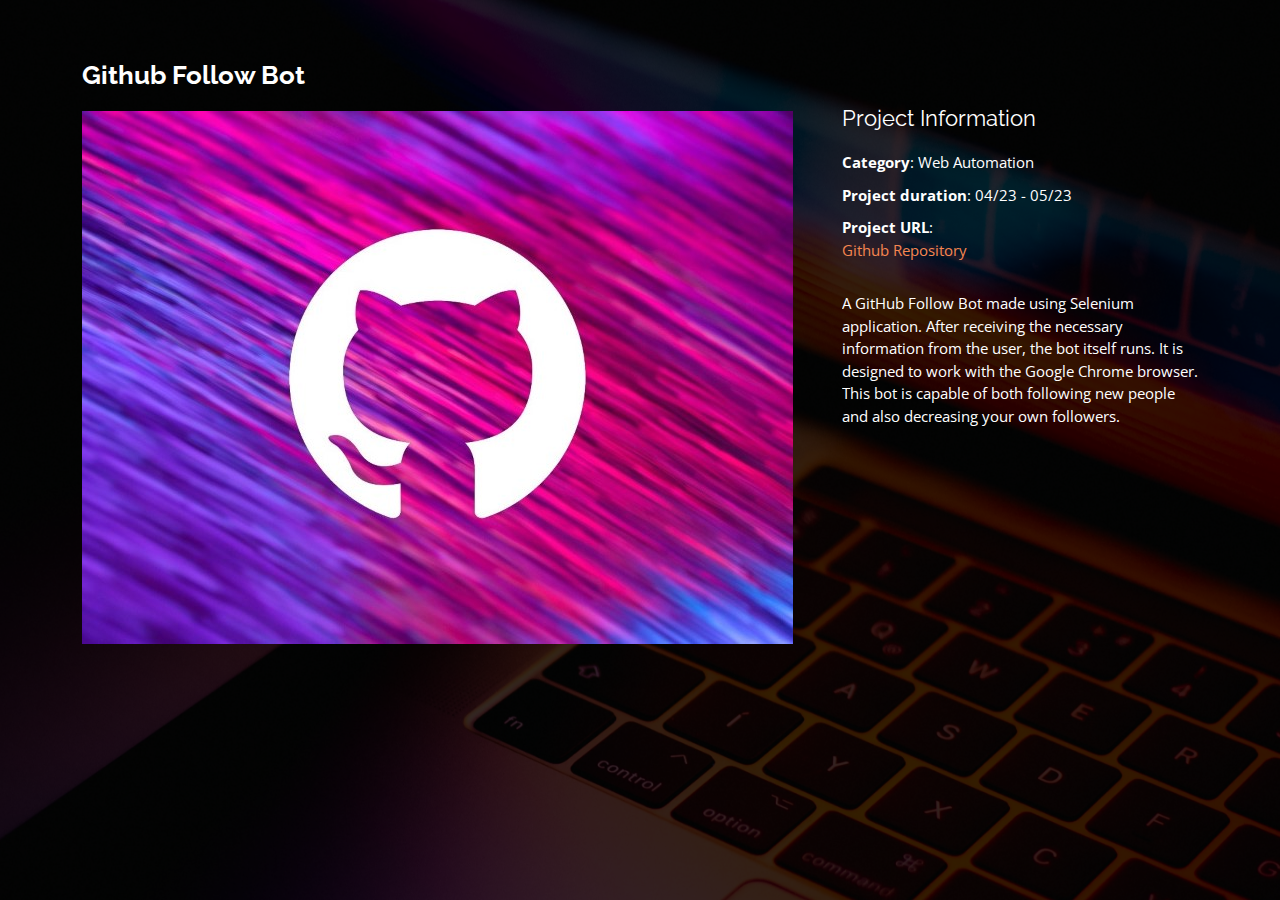
<file: 4/projects/project-11.html>
<!DOCTYPE html>
<html lang="en">

<head>
  <meta charset="utf-8">
  <meta content="width=device-width, initial-scale=1.0" name="viewport">

  <meta content="" name="description">
  <meta content="" name="keywords">

  <!-- Favicons -->
  <link href="../assets/img/favicon.webp" rel="icon">
  <link href="../assets/img/apple-touch-icon.webp" rel="apple-touch-icon">

  <!-- Google Fonts -->
  <link href="https://fonts.googleapis.com/css?family=Open+Sans:300,300i,400,400i,600,600i,700,700i|Raleway:300,300i,400,400i,500,500i,600,600i,700,700i|Poppins:300,300i,400,400i,500,500i,600,600i,700,700i" rel="stylesheet">

  <!-- Vendor CSS Files -->
  <link href="../assets/vendor/bootstrap/css/bootstrap.min.css" rel="stylesheet">
  <link href="../assets/vendor/bootstrap-icons/bootstrap-icons.css" rel="stylesheet">
  <link href="../assets/vendor/boxicons/css/boxicons.min.css" rel="stylesheet">
  <link href="../assets/vendor/glightbox/css/glightbox.min.css" rel="stylesheet">
  <link href="../assets/vendor/remixicon/remixicon.css" rel="stylesheet">
  <link href="../assets/vendor/swiper/swiper-bundle.min.css" rel="stylesheet">

  <!-- Template Main CSS File -->
  <link href="../assets/css/style.css" rel="stylesheet">
  <style>* {overflow-y: hidden !important;}</style>
</head>

<body>

  <main id="main">

    <!-- ======= Portfolio Details ======= -->
    <div id="portfolio-details" class="portfolio-details">
      <div class="container">

        <div class="row">

          <div class="col-lg-8">
            
            <h2 class="portfolio-title">Github Follow Bot</h2>

            <div class="portfolio-details-slider swiper">
                  <img src="../assets/img/portfolio/portfolio-11.webp" alt="">
            </div>

          </div>

          <div class="col-lg-4 portfolio-info">
            <h3>Project Information</h3>
            <ul>
              <li><strong>Category</strong>: Web Automation</li>
              <li><strong>Project duration</strong>: 04/23 - 05/23</li>
              <li><strong>Project URL</strong>:
                <br><a target="_blank" href="https://github.com/arpy8/GitHub_Follow_Bot">Github Repository</a>
              </li>
            </ul>

            <p>
              A GitHub Follow Bot made using Selenium application. After receiving the necessary information from the user, the bot itself runs. It is designed to work with the Google Chrome browser. This bot is capable of both following new people and also decreasing your own followers.
            </p>
          </div>

        </div>

      </div>
    </div><!-- End Portfolio Details -->

  </main><!-- End #main -->

  <!-- Vendor JS Files -->
  <script src="../assets/vendor/purecounter/purecounter_vanilla.js"></script>
  <script src="../assets/vendor/bootstrap/js/bootstrap.bundle.min.js"></script>
  <script src="../assets/vendor/glightbox/js/glightbox.min.js"></script>
  <script src="../assets/vendor/isotope-layout/isotope.pkgd.min.js"></script>
  <script src="../assets/vendor/swiper/swiper-bundle.min.js"></script>
  <script src="../assets/vendor/waypoints/noframework.waypoints.js"></script>
  <script src="../assets/vendor/php-email-form/validate.js"></script>

  <!-- Template Main JS File -->
  <script src="../assets/js/main.js"></script>

</body>

</html>
</file>
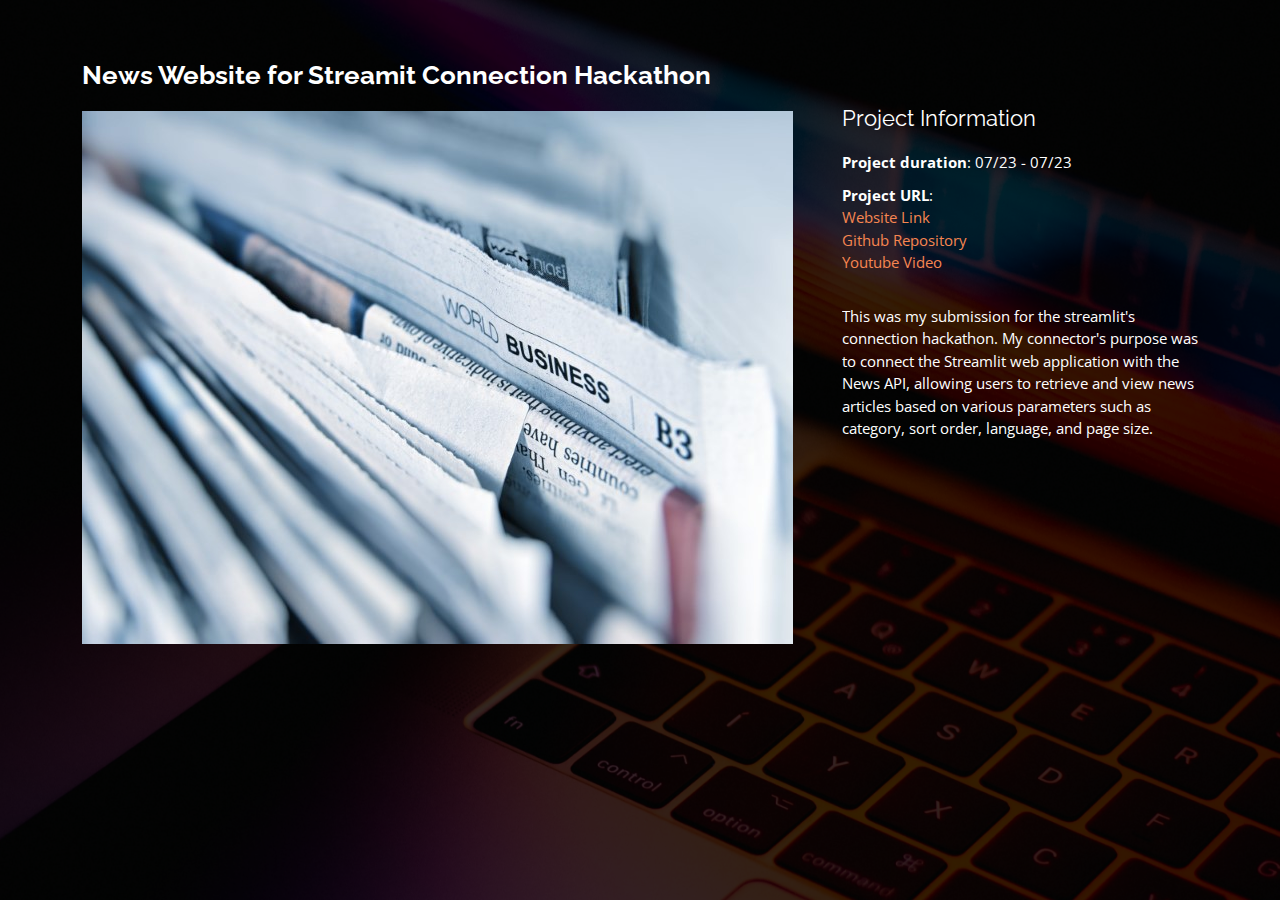
<file: 4/projects/project-12.html>
<!DOCTYPE html>
<html lang="en">

<head>
  <meta charset="utf-8">
  <meta content="width=device-width, initial-scale=1.0" name="viewport">

  <meta content="" name="description">
  <meta content="" name="keywords">

  <!-- Favicons -->
  <link href="../assets/img/favicon.webp" rel="icon">
  <link href="../assets/img/apple-touch-icon.webp" rel="apple-touch-icon">

  <!-- Google Fonts -->
  <link href="https://fonts.googleapis.com/css?family=Open+Sans:300,300i,400,400i,600,600i,700,700i|Raleway:300,300i,400,400i,500,500i,600,600i,700,700i|Poppins:300,300i,400,400i,500,500i,600,600i,700,700i" rel="stylesheet">

  <!-- Vendor CSS Files -->
  <link href="../assets/vendor/bootstrap/css/bootstrap.min.css" rel="stylesheet">
  <link href="../assets/vendor/bootstrap-icons/bootstrap-icons.css" rel="stylesheet">
  <link href="../assets/vendor/boxicons/css/boxicons.min.css" rel="stylesheet">
  <link href="../assets/vendor/glightbox/css/glightbox.min.css" rel="stylesheet">
  <link href="../assets/vendor/remixicon/remixicon.css" rel="stylesheet">
  <link href="../assets/vendor/swiper/swiper-bundle.min.css" rel="stylesheet">

  <!-- Template Main CSS File -->
  <link href="../assets/css/style.css" rel="stylesheet">
  <style>* {overflow-y: hidden !important;}</style>
</head>

<body>

  <main id="main">

    <!-- ======= Portfolio Details ======= -->
    <div id="portfolio-details" class="portfolio-details">
      <div class="container">

        <div class="row">

          <div class="col-lg-8">
            
            <h2 class="portfolio-title">News Website for Streamit Connection Hackathon</h2>

            <div class="portfolio-details-slider swiper">
                  <img src="../assets/img/portfolio/portfolio-12.webp" alt="">
            </div>

          </div>

          <div class="col-lg-4 portfolio-info">
            <h3>Project Information</h3>
            <ul>
              <li><strong>Project duration</strong>: 07/23 - 07/23</li>
              <li><strong>Project URL</strong>:
                <br><a target="_blank" href="https://connectionshackathon.streamlit.app">Website Link</a>
                <br><a target="_blank" href="https://github.com/arpy8/Streamlit_Connection_Hackathon">Github Repository</a>
                <br><a target="_blank" href="https://youtu.be/2NnQfGkDzp8">Youtube Video</a>
              </li>
            </ul>

            <p>
              This was my submission for the streamlit's connection hackathon. My connector's purpose was to connect the Streamlit web application with the News API, allowing users to retrieve and view news articles based on various parameters such as category, sort order, language, and page size.
            </p>
          </div>

        </div>

      </div>
    </div><!-- End Portfolio Details -->

  </main><!-- End #main -->

  <!-- Vendor JS Files -->
  <script src="../assets/vendor/purecounter/purecounter_vanilla.js"></script>
  <script src="../assets/vendor/bootstrap/js/bootstrap.bundle.min.js"></script>
  <script src="../assets/vendor/glightbox/js/glightbox.min.js"></script>
  <script src="../assets/vendor/isotope-layout/isotope.pkgd.min.js"></script>
  <script src="../assets/vendor/swiper/swiper-bundle.min.js"></script>
  <script src="../assets/vendor/waypoints/noframework.waypoints.js"></script>
  <script src="../assets/vendor/php-email-form/validate.js"></script>

  <!-- Template Main JS File -->
  <script src="../assets/js/main.js"></script>

</body>

</html>
</file>
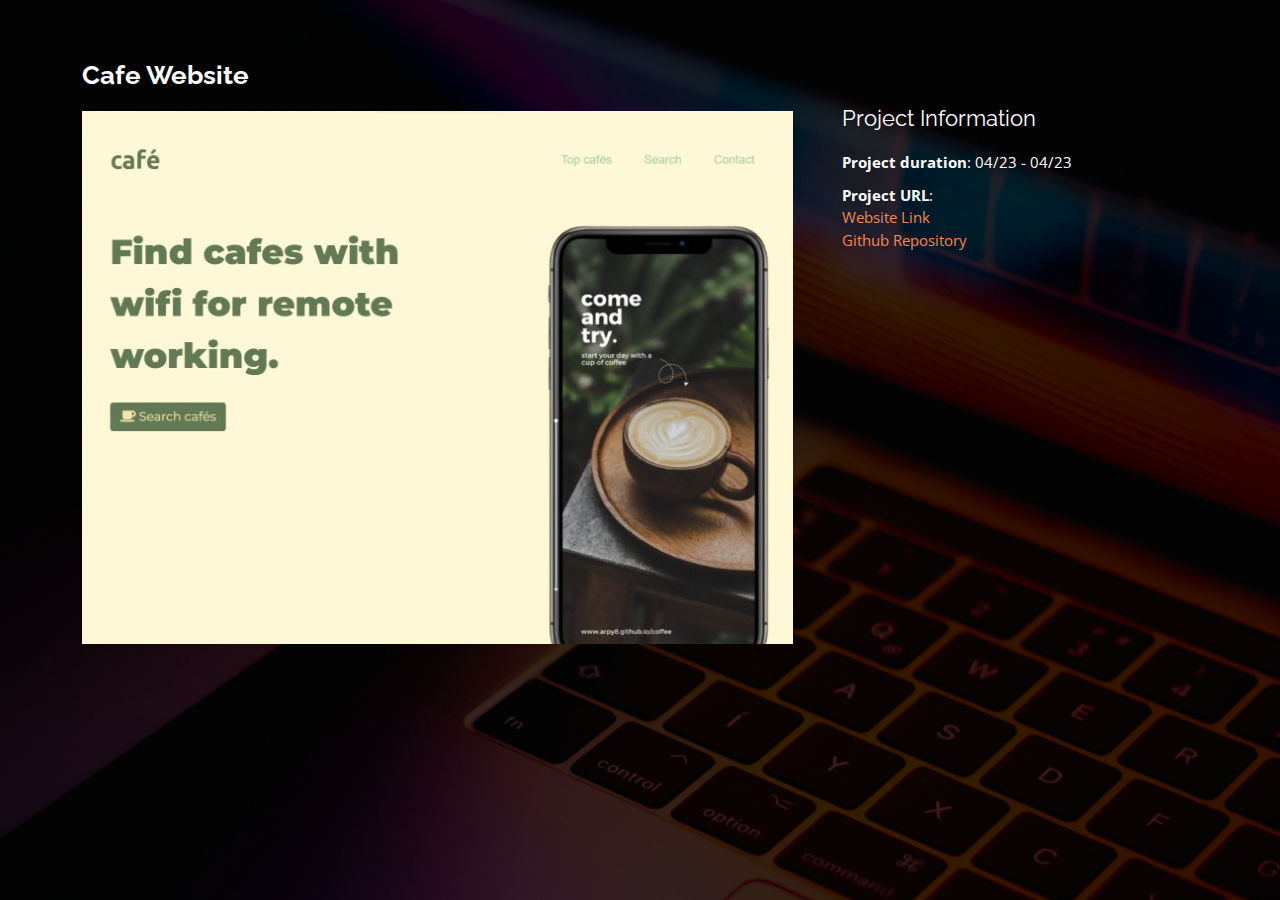
<file: 4/projects/project-13.html>
<!DOCTYPE html>
<html lang="en">

<head>
  <meta charset="utf-8">
  <meta content="width=device-width, initial-scale=1.0" name="viewport">

  <meta content="" name="description">
  <meta content="" name="keywords">

  <!-- Google Fonts -->
  <link href="https://fonts.googleapis.com/css?family=Open+Sans:300,300i,400,400i,600,600i,700,700i|Raleway:300,300i,400,400i,500,500i,600,600i,700,700i|Poppins:300,300i,400,400i,500,500i,600,600i,700,700i" rel="stylesheet">

  <!-- Vendor CSS Files -->
  <link href="../assets/vendor/bootstrap/css/bootstrap.min.css" rel="stylesheet">
  <link href="../assets/vendor/bootstrap-icons/bootstrap-icons.css" rel="stylesheet">
  <link href="../assets/vendor/boxicons/css/boxicons.min.css" rel="stylesheet">
  <link href="../assets/vendor/glightbox/css/glightbox.min.css" rel="stylesheet">
  <link href="../assets/vendor/remixicon/remixicon.css" rel="stylesheet">
  <link href="../assets/vendor/swiper/swiper-bundle.min.css" rel="stylesheet">

  <!-- Template Main CSS File -->
  <link href="../assets/css/style.css" rel="stylesheet">
  <style>* {overflow-y: hidden !important;}</style>
</head>

<body>

  <main id="main">

    <!-- ======= Portfolio Details ======= -->
    <div id="portfolio-details" class="portfolio-details">
      <div class="container">

        <div class="row">

          <div class="col-lg-8">
            
            <h2 class="portfolio-title">Cafe Website</h2>

            <div class="portfolio-details-slider swiper">
                  <img src="../assets/img/portfolio/portfolio-13.webp" alt="">
            </div>

          </div>

          <div class="col-lg-4 portfolio-info">
            <h3>Project Information</h3>
            <ul>
              <li><strong>Project duration</strong>: 04/23 - 04/23</li>
              <li><strong>Project URL</strong>:
                <br><a target="_blank" href="https://arpy8.github.io/coffee/">Website Link</a>
                <br><a target="_blank" href="https://github.com/arpy8/arpy8.github.io/tree/main/coffee">Github Repository</a>
              </li>
            </ul>

          </div>

        </div>

      </div>
    </div><!-- End Portfolio Details -->

  </main><!-- End #main -->

  <!-- Vendor JS Files -->
  <script src="../assets/vendor/purecounter/purecounter_vanilla.js"></script>
  <script src="../assets/vendor/bootstrap/js/bootstrap.bundle.min.js"></script>
  <script src="../assets/vendor/glightbox/js/glightbox.min.js"></script>
  <script src="../assets/vendor/isotope-layout/isotope.pkgd.min.js"></script>
  <script src="../assets/vendor/swiper/swiper-bundle.min.js"></script>
  <script src="../assets/vendor/waypoints/noframework.waypoints.js"></script>
  <script src="../assets/vendor/php-email-form/validate.js"></script>

  <!-- Template Main JS File -->
  <script src="../assets/js/main.js"></script>

</body>

</html>
</file>
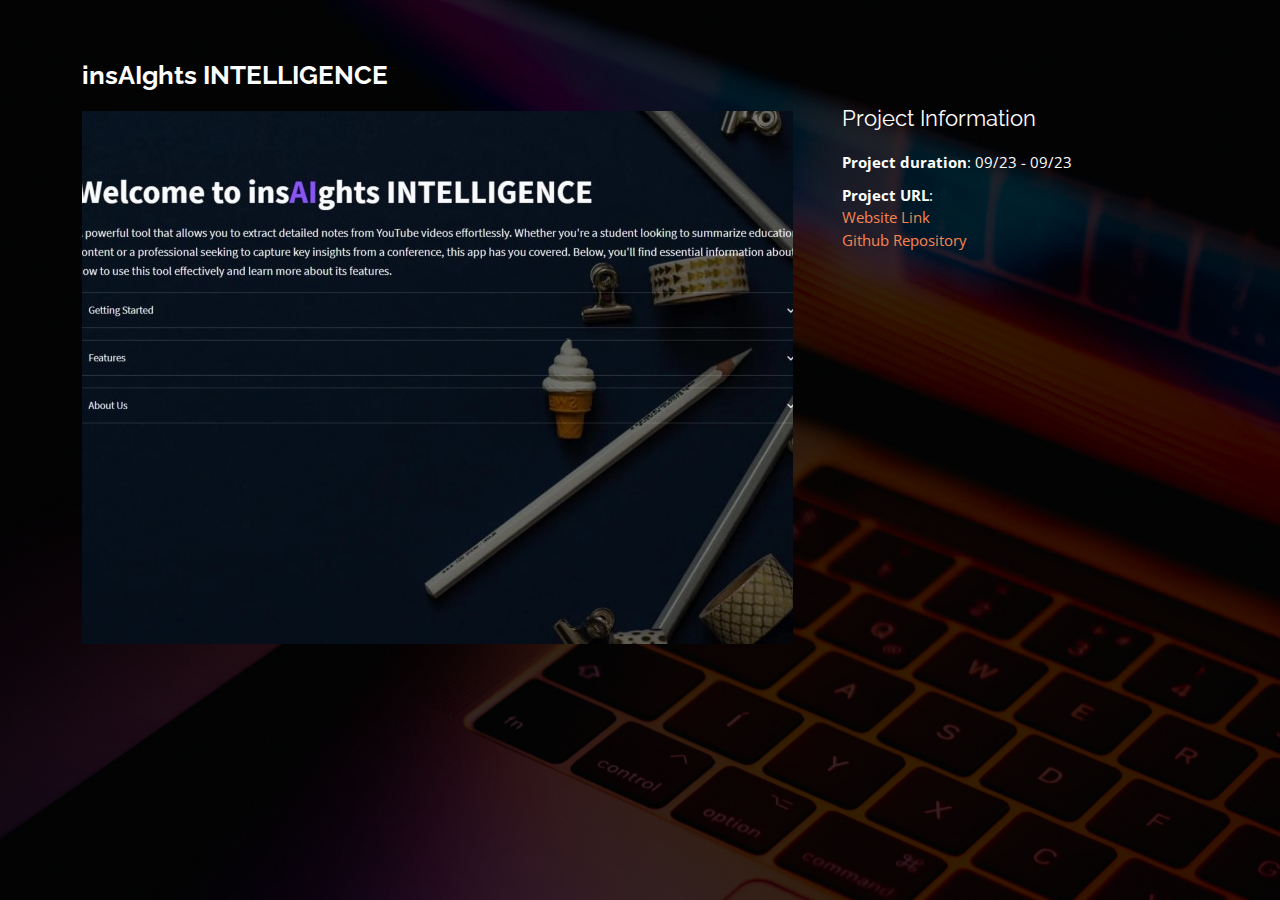
<file: 4/projects/project-14.html>
<!DOCTYPE html>
<html lang="en">

<head>
  <meta charset="utf-8">
  <meta content="width=device-width, initial-scale=1.0" name="viewport">

  <meta content="" name="description">
  <meta content="" name="keywords">

  <!-- Google Fonts -->
  <link href="https://fonts.googleapis.com/css?family=Open+Sans:300,300i,400,400i,600,600i,700,700i|Raleway:300,300i,400,400i,500,500i,600,600i,700,700i|Poppins:300,300i,400,400i,500,500i,600,600i,700,700i" rel="stylesheet">

  <!-- Vendor CSS Files -->
  <link href="../assets/vendor/bootstrap/css/bootstrap.min.css" rel="stylesheet">
  <link href="../assets/vendor/bootstrap-icons/bootstrap-icons.css" rel="stylesheet">
  <link href="../assets/vendor/boxicons/css/boxicons.min.css" rel="stylesheet">
  <link href="../assets/vendor/glightbox/css/glightbox.min.css" rel="stylesheet">
  <link href="../assets/vendor/remixicon/remixicon.css" rel="stylesheet">
  <link href="../assets/vendor/swiper/swiper-bundle.min.css" rel="stylesheet">

  <!-- Template Main CSS File -->
  <link href="../assets/css/style.css" rel="stylesheet">
  <style>* {overflow-y: hidden !important;}</style>
</head>

<body>

  <main id="main">

    <!-- ======= Portfolio Details ======= -->
    <div id="portfolio-details" class="portfolio-details">
      <div class="container">

        <div class="row">

          <div class="col-lg-8">
            
            <h2 class="portfolio-title">insAIghts INTELLIGENCE</h2>

            <div class="portfolio-details-slider swiper">
                  <img src="../assets/img/portfolio/portfolio-14.webp" alt="">
            </div>

          </div>

          <div class="col-lg-4 portfolio-info">
            <h3>Project Information</h3>
            <ul>
              <li><strong>Project duration</strong>: 09/23 - 09/23</li>
              <li><strong>Project URL</strong>:
                <br><a target="_blank" href="https://insaights.streamlit.app">Website Link</a>
                <br><a target="_blank" href="https://github.com/arpy8/insAIghts/">Github Repository</a>
              </li>
            </ul>

          </div>

        </div>

      </div>
    </div><!-- End Portfolio Details -->

  </main><!-- End #main -->

  <!-- Vendor JS Files -->
  <script src="../assets/vendor/purecounter/purecounter_vanilla.js"></script>
  <script src="../assets/vendor/bootstrap/js/bootstrap.bundle.min.js"></script>
  <script src="../assets/vendor/glightbox/js/glightbox.min.js"></script>
  <script src="../assets/vendor/isotope-layout/isotope.pkgd.min.js"></script>
  <script src="../assets/vendor/swiper/swiper-bundle.min.js"></script>
  <script src="../assets/vendor/waypoints/noframework.waypoints.js"></script>
  <script src="../assets/vendor/php-email-form/validate.js"></script>

  <!-- Template Main JS File -->
  <script src="../assets/js/main.js"></script>

</body>

</html>
</file>
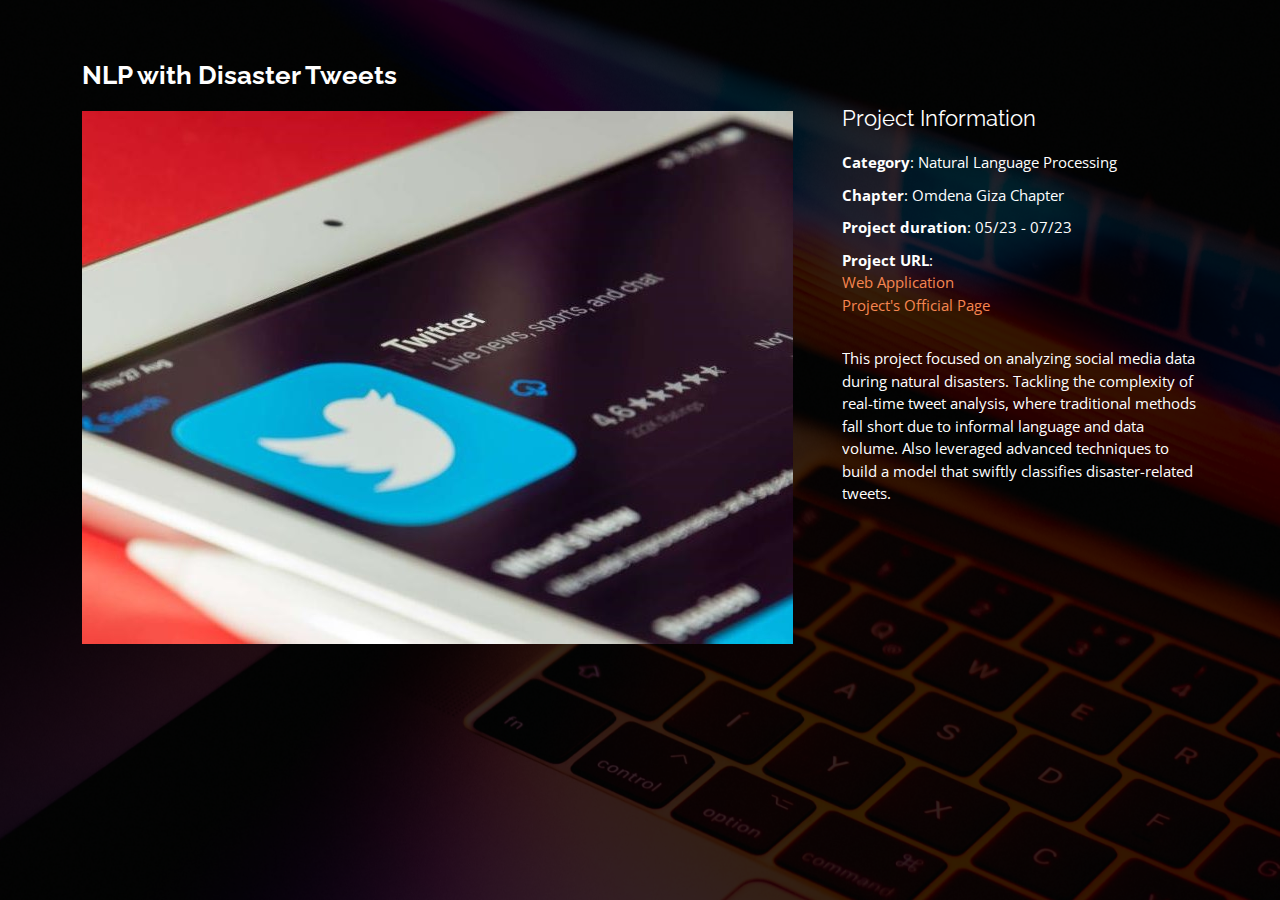
<file: 4/projects/project-2.html>
<!DOCTYPE html>
<html lang="en">

<head>
  <meta charset="utf-8">
  <meta content="width=device-width, initial-scale=1.0" name="viewport">

  <meta content="" name="description">
  <meta content="" name="keywords">

  <!-- Favicons -->
  <link href="../assets/img/favicon.webp" rel="icon">
  <link href="../assets/img/apple-touch-icon.webp" rel="apple-touch-icon">

  <!-- Google Fonts -->
  <link href="https://fonts.googleapis.com/css?family=Open+Sans:300,300i,400,400i,600,600i,700,700i|Raleway:300,300i,400,400i,500,500i,600,600i,700,700i|Poppins:300,300i,400,400i,500,500i,600,600i,700,700i" rel="stylesheet">

  <!-- Vendor CSS Files -->
  <link href="../assets/vendor/bootstrap/css/bootstrap.min.css" rel="stylesheet">
  <link href="../assets/vendor/bootstrap-icons/bootstrap-icons.css" rel="stylesheet">
  <link href="../assets/vendor/boxicons/css/boxicons.min.css" rel="stylesheet">
  <link href="../assets/vendor/glightbox/css/glightbox.min.css" rel="stylesheet">
  <link href="../assets/vendor/remixicon/remixicon.css" rel="stylesheet">
  <link href="../assets/vendor/swiper/swiper-bundle.min.css" rel="stylesheet">

  <!-- Template Main CSS File -->
  <link href="../assets/css/style.css" rel="stylesheet">
  <style>* {overflow-y: hidden !important;}</style>
</head>

<body>

  <main id="main">

    <!-- ======= Portfolio Details ======= -->
    <div id="portfolio-details" class="portfolio-details">
      <div class="container">

        <div class="row">

          <div class="col-lg-8">
            
            <h2 class="portfolio-title">NLP with Disaster Tweets</h2>

            <div class="portfolio-details-slider swiper">
                  <img src="../assets/img/portfolio/portfolio-2.webp" alt="">
            </div>

          </div>

          <div class="col-lg-4 portfolio-info">
            <h3>Project Information</h3>
            <ul>
              <li><strong>Category</strong>: Natural Language Processing</li>
              <li><strong>Chapter</strong>: Omdena Giza Chapter</li>
              <li><strong>Project duration</strong>: 05/23 - 07/23</li>
              <li><strong>Project URL</strong>:
                <br><a target="_blank" href="https://app-2-tweets-classification.streamlit.app/Tweet_Classification">Web Application</a>
                <br><a target="_blank" href="https://omdena.com/chapter-challenges/natural-language-processing-with-disaster-tweets/">Project's Official Page</a>
              </li>
            </ul>

            <p>
              This project focused on analyzing social media data during natural disasters. Tackling the complexity of real-time tweet analysis, where traditional methods fall short due to informal language and data volume. Also leveraged advanced techniques to build a model that swiftly classifies disaster-related tweets.
            </p>
          </div>

        </div>

      </div>
    </div><!-- End Portfolio Details -->

  </main><!-- End #main -->

  <!-- Vendor JS Files -->
  <script src="../assets/vendor/purecounter/purecounter_vanilla.js"></script>
  <script src="../assets/vendor/bootstrap/js/bootstrap.bundle.min.js"></script>
  <script src="../assets/vendor/glightbox/js/glightbox.min.js"></script>
  <script src="../assets/vendor/isotope-layout/isotope.pkgd.min.js"></script>
  <script src="../assets/vendor/swiper/swiper-bundle.min.js"></script>
  <script src="../assets/vendor/waypoints/noframework.waypoints.js"></script>
  <script src="../assets/vendor/php-email-form/validate.js"></script>

  <!-- Template Main JS File -->
  <script src="../assets/js/main.js"></script>

</body>

</html>
</file>
<file: 2/css/styles.css>
body {
  color: #40514E;
  margin: 0;
  text-align: center;
  font-family: 'Merriweather', serif;
}

img {  
  user-select: none;
  -moz-user-select: none;
  -webkit-user-drag: none;
  -webkit-user-select: none;
  -ms-user-select: none;
}

h1 {
  color: #66BFBF;
  font-size: 5.625rem;
  margin: 90px auto 0 auto;
  font-family: 'Sacramento', cursive;
}

h2 {
  color: #66BFBF;
  font-family: 'Montserrat', sans-serif;
  font-size: 2.5rem;
  font-weight: normal;
  padding-bottom: 10px;
}

h3 {
  color: #11999E;
  font-family: 'Montserrat', sans-serif;
}

p {
  line-height: 2;
}

hr {
  border: dotted #EAF6F6 6px;
  border-bottom: none;
  width: 4%;
  margin: 100px auto;
}

a{
  color: #11999E;
  font-family: 'Montserrat', sans-serif;
  margin: 10px 20px;
  text-decoration: none;
}

a:hover {
  color: #EAF6F6;
}

.top-container {
  background-color: #E4F9F5;
  position: relative;
  padding-top: 100px;
}

.middle-container {
  margin: 100px 0;
}

.bottom-container {
  background-color: #66BFBF;
  padding: 50px 0 20px;
}

.skill-row {
  width: 50%;
  margin: 100px auto 100px auto;
  text-align: left;
}

.pro {
  text-decoration: underline;
}

.intro {
  width: 30%;
  margin: auto;
}

.contact-message {
  width: 40%;
  margin: 40px auto 60px;
}

.copyright {
  color: #EAF6F6;
  font-size: 0.75rem;
  padding: 20px 0;
}

.top-cloud {
  position: absolute;
  right: 300px;
  top: 40px;
}

.bottom-cloud {
  position: absolute;
  left: 250px;
  bottom: 300px;
}

.pandas-img {
  width: 25%;
  float: left;
  margin-right: 30px;
}

.sql-img {
  width: 25%;
  float: right;
  margin-left: 30px;
}

.html-img {
  width: 25%;
  float: left;
  margin-right: 30px;
}


.ai-img {
  width: 25%;
  float: right;
  margin-left: 30px;
}

.sketch-img {
  width: 25%;
  float: left;
  margin-right: 30px;
}

.btn {
  background: #11cdd4;
  background-image: -webkit-linear-gradient(top, #11cdd4, #11999e);
  background-image: -moz-linear-gradient(top, #11cdd4, #11999e);
  background-image: -ms-linear-gradient(top, #11cdd4, #11999e);
  background-image: -o-linear-gradient(top, #11cdd4, #11999e);
  background-image: linear-gradient(to bottom, #11cdd4, #11999e);
  -webkit-border-radius: 8;
  -moz-border-radius: 8;
  border-radius: 8px;
  font-family: 'Montserrat', sans-serif;
  color: #ffffff;
  font-size: 20px;
  padding: 10px 20px 10px 20px;
  text-decoration: none;
}

.btn:hover {
  background: #30e3cb;
  background-image: -webkit-linear-gradient(top, #30e3cb, #2bc4ad);
  background-image: -moz-linear-gradient(top, #30e3cb, #2bc4ad);
  background-image: -ms-linear-gradient(top, #30e3cb, #2bc4ad);
  background-image: -o-linear-gradient(top, #30e3cb, #2bc4ad);
  background-image: linear-gradient(to bottom, #30e3cb, #2bc4ad);
  text-decoration: none;
}

::selection {
  color: white;
  background: #66BFBF;
}

ul {
  list-style-type: none;
  margin: 0;
  padding: 0;
}
</file>
<file: 3/static/assets/css/noscript.css>
/*
	Dimension by HTML5 UP
	html5up.net | @ajlkn
	Free for personal and commercial use under the CCA 3.0 license (html5up.net/license)
*/

/* BG */

	body.is-preload #bg:before {
		background-color: transparent;
	}

/* Header */

	body.is-preload #header {
		-moz-filter: none;
		-webkit-filter: none;
		-ms-filter: none;
		filter: none;
	}

		body.is-preload #header > * {
			opacity: 1;
		}

		body.is-preload #header .content .inner {
			max-height: none;
			padding: 3rem 2rem;
			opacity: 1;
		}

/* Main */

	#main article {
		opacity: 1;
		margin: 4rem 0 0 0;
	}
</file>
<file: 4/assets/css/style.css>
/*--------------------------------------------------------------
# General
--------------------------------------------------------------*/
body {
  font-family: "Open Sans", sans-serif;
  background-color: #040404;
  color: #fff;
  position: relative;
  background: transparent;
}



body::before {
  content: "";
  position: fixed;
  background: #040404 url("../img/bg.webp") top right no-repeat;
  background-size: cover;
  left: 0;
  right: 0;
  top: 0;
  height: 100vh;
  z-index: -1;
  
}

@media (min-width: 1024px) {
  body::before {
    background-attachment: fixed;
  }
}

a {
  color: #F68651;
  text-decoration: none;
}

a:hover {
  color: #35e888;
  text-decoration: none;
}

h1,
h2,
h3,
h4,
h5,
h6 {
  font-family: "Raleway", sans-serif;
}

/*--------------------------------------------------------------
# Header
--------------------------------------------------------------*/
#header {
  transition: ease-in-out 0.3s;
  position: relative;
  height: 100vh;
  display: flex;
  align-items: center;
  z-index: 997;
  overflow-y: auto;
}

#header * {
  transition: ease-in-out 0.3s;
}

#header h1 {
  font-size: 48px;
  margin: 0;
  padding: 0;
  line-height: 1;
  font-weight: 700;
  font-family: "Poppins", sans-serif;
}

#header h1 a,
#header h1 a:hover {
  color: #fff;
  line-height: 1;
  display: inline-block;
}

#header h2 {
  font-size: 24px;
  margin-top: 20px;
  color: rgba(255, 255, 255, 0.8);
}

#header h2 span {
  color: #fff;
  border-bottom: 2px solid #F68651;
  padding-bottom: 6px;
}

#header img {
  padding: 0;
  margin: 0;
}

#header .social-links {
  margin-top: 40px;
  display: flex;
}

#header .social-links a {
  font-size: 16px;
  display: flex;
  justify-content: center;
  align-items: center;
  background: rgba(255, 255, 255, 0.1);
  color: #fff;
  line-height: 1;
  margin-right: 8px;
  border-radius: 50%;
  width: 40px;
  height: 40px;
}

#header .social-links a:hover {
  background: #F68651;
}

@media (max-width: 992px) {
  #header h1 {
    font-size: 36px;
  }

  #header h2 {
    font-size: 20px;
    line-height: 30px;
  }

  #header .social-links {
    margin-top: 15px;
  }

  #header .container {
    display: flex;
    flex-direction: column;
    align-items: center;
  }
}

/* Header Top */
#header.header-top {
  height: 80px;
  position: fixed;
  left: 0;
  top: 0;
  right: 0;
  background: rgba(0, 0, 0, 0.9);
}

#header.header-top .social-links,
#header.header-top h2 {
  display: none;
}

#header.header-top h1 {
  margin-right: auto;
  font-size: 36px;
}

#header.header-top img {
  max-height: 60px;
  margin-right: 20px !important;
}

#header.header-top .container {
  display: flex;
  align-items: center;
}

#header.header-top .navbar {
  margin: 0;
}

@media (max-width: 768px) {
  #header.header-top {
    height: 60px;
  }

  #header.header-top h1 {
    font-size: 26px;
  }
}

/*--------------------------------------------------------------
# Navigation Menu
--------------------------------------------------------------*/
/**
* Desktop Navigation 
*/
.navbar {
  padding: 0;
  margin-top: 35px;
}

.navbar ul {
  margin: 0;
  padding: 0;
  display: flex;
  list-style: none;
  align-items: center;
}

.navbar li {
  position: relative;
}

.navbar li+li {
  margin-left: 30px;
}

.navbar a,
.navbar a:focus {
  display: flex;
  align-items: center;
  justify-content: space-between;
  padding: 0;
  font-family: "Poppins", sans-serif;
  font-size: 16px;
  font-weight: 400;
  color: rgba(255, 255, 255, 0.7);
  white-space: nowrap;
  transition: 0.3s;
}

.navbar a i,
.navbar a:focus i {
  font-size: 12px;
  line-height: 0;
  margin-left: 5px;
}

.navbar a:before {
  content: "";
  position: absolute;
  width: 0;
  height: 2px;
  bottom: -4px;
  left: 0;
  background-color: #F68651;
  visibility: hidden;
  width: 0px;
  transition: all 0.3s ease-in-out 0s;
}

.navbar a:hover:before,
.navbar li:hover>a:before,
.navbar .active:before {
  visibility: visible;
  width: 25px;
}

.navbar a:hover,
.navbar .active,
.navbar .active:focus,
.navbar li:hover>a {
  color: #fff;
}

/**
* Mobile Navigation 
*/
.mobile-nav-toggle {
  color: #fff;
  font-size: 28px;
  cursor: pointer;
  display: none;
  line-height: 0;
  transition: 0.5s;
  position: fixed;
  right: 15px;
  top: 15px;
}

@media (max-width: 991px) {
  .mobile-nav-toggle {
    display: block;
  }

  .navbar ul {
    display: none;
  }
}

.navbar-mobile {
  position: fixed;
  overflow: hidden;
  top: 0;
  right: 0;
  left: 0;
  bottom: 0;
  background: rgba(0, 0, 0, 0.9);
  transition: 0.3s;
  z-index: 999;
  margin-top: 0;
}

.navbar-mobile .mobile-nav-toggle {
  position: absolute;
  top: 15px;
  right: 15px;
}

.navbar-mobile ul {
  display: block;
  position: absolute;
  top: 55px;
  right: 15px;
  bottom: 45px;
  left: 15px;
  padding: 10px 0;
  overflow-y: auto;
  transition: 0.3s;
  border: 2px solid rgba(255, 255, 255, 0.2);
}

.navbar-mobile li {
  padding: 12px 20px;
}

.navbar-mobile li+li {
  margin: 0;
}

.navbar-mobile a,
.navbar-mobile a:focus {
  font-size: 16px;
  position: relative;
}

/*--------------------------------------------------------------
# Sections General
--------------------------------------------------------------*/
section {
  overflow: hidden;
  position: absolute;
  width: 100%;
  top: 140px;
  bottom: 100%;
  opacity: 0;
  transition: ease-in-out 0.4s;
  z-index: 2;
}

section.section-show {
  top: 100px;
  bottom: auto;
  opacity: 1;
  padding-bottom: 45px;
}

section .container {
  background: rgba(0, 0, 0, 0.9);
  padding: 30px;
}

@media (max-width: 768px) {
  section {
    top: 120px;
  }

  section.section-show {
    top: 80px;
  }
}

.section-title h2 {
  font-size: 14px;
  font-weight: 500;
  padding: 0;
  line-height: 1px;
  margin: 0 0 20px 0;
  letter-spacing: 2px;
  text-transform: uppercase;
  color: #aaaaaa;
  font-family: "Poppins", sans-serif;
}

.section-title h2::after {
  content: "";
  width: 120px;
  height: 1px;
  display: inline-block;
  background: #F68651;
  margin: 4px 10px;
}

.section-title p {
  margin: 0;
  margin: -15px 0 15px 0;
  font-size: 36px;
  font-weight: 700;
  text-transform: uppercase;
  font-family: "Poppins", sans-serif;
  color: #fff;
}

/*--------------------------------------------------------------
# About
--------------------------------------------------------------*/
.about-me .content h3 {
  font-weight: 700;
  font-size: 26px;
  color: #F68651;
}

.about-me .content ul {
  list-style: none;
  padding: 0;
}

.about-me .content ul li {
  margin-bottom: 20px;
  display: flex;
  align-items: center;
}

.about-me .content ul strong {
  margin-right: 10px;
}

.about-me .content ul i {
  font-size: 16px;
  margin-right: 5px;
  color: #F68651;
  line-height: 0;
}

.about-me .content p:last-child {
  margin-bottom: 0;
}

/*--------------------------------------------------------------
# Counts
--------------------------------------------------------------*/
.counts {
  padding: 70px 0 60px;
}

.counts .count-box {
  padding: 30px 30px 25px 30px;
  width: 100%;
  position: relative;
  text-align: center;
  background: rgba(255, 255, 255, 0.08);
}

.counts .count-box i {
  position: absolute;
  top: -25px;
  left: 50%;
  transform: translateX(-50%);
  font-size: 24px;
  background: rgba(255, 255, 255, 0.1);
  padding: 12px;
  color: #F68651;
  border-radius: 50px;
  line-height: 0;
}

.counts .count-box span {
  font-size: 36px;
  display: block;
  font-weight: 600;
  color: #fff;
}

.counts .count-box p {
  padding: 0;
  margin: 0;
  font-family: "Raleway", sans-serif;
  font-size: 14px;
}

/*--------------------------------------------------------------
# Skills
--------------------------------------------------------------*/
.skills .progress {
  height: 60px;
  display: block;
  background: none;
  border-radius: 0;
}

.skills .progress .skill {
  padding: 10px 0;
  margin: 0;
  text-transform: uppercase;
  display: block;
  font-weight: 600;
  font-family: "Poppins", sans-serif;
  color: #fff;
}

.skills .progress .skill .val {
  float: right;
  font-style: normal;
}

.skills .progress-bar-wrap {
  background: rgba(255, 255, 255, 0.2);
}

.skills .progress-bar {
  width: 1px;
  height: 10px;
  transition: 0.9s;
  background-color: #F68651;
}

/*--------------------------------------------------------------
# Interests
--------------------------------------------------------------*/
.interests .icon-box {
  display: flex;
  align-items: center;
  padding: 20px;
  background: rgba(255, 255, 255, 0.08);
  transition: ease-in-out 0.3s;
}

.interests .icon-box i {
  font-size: 32px;
  padding-right: 10px;
  line-height: 1;
}

.interests .icon-box h3 {
  font-weight: 700;
  margin: 0;
  padding: 0;
  line-height: 1;
  font-size: 16px;
  color: #fff;
}

.interests .icon-box:hover {
  background: rgba(255, 255, 255, 0.12);
}

/*--------------------------------------------------------------
# Testimonials
--------------------------------------------------------------*/
.testimonials .testimonials-carousel,
.testimonials .testimonials-slider {
  overflow: hidden;
}

.testimonials .testimonial-item {
  box-sizing: content-box;
  min-height: 320px;
}

.testimonials .testimonial-item .testimonial-img {
  width: 90px;
  border-radius: 50%;
  margin: -40px 0 0 40px;
  position: relative;
  z-index: 2;
  border: 6px solid rgba(255, 255, 255, 0.12);
}

.testimonials .testimonial-item h3 {
  font-size: 18px;
  font-weight: bold;
  margin: 10px 0 5px 45px;
  color: #fff;
}

.testimonials .testimonial-item h4 {
  font-size: 14px;
  color: #999;
  margin: 0 0 0 45px;
}

.testimonials .testimonial-item .quote-icon-left,
.testimonials .testimonial-item .quote-icon-right {
  color: rgba(255, 255, 255, 0.25);
  font-size: 26px;
}

.testimonials .testimonial-item .quote-icon-left {
  display: inline-block;
  left: -5px;
  position: relative;
}

.testimonials .testimonial-item .quote-icon-right {
  display: inline-block;
  right: -5px;
  position: relative;
  top: 10px;
}

.testimonials .testimonial-item p {
  font-style: italic;
  margin: 0 15px 0 15px;
  padding: 20px 20px 60px 20px;
  background: rgba(255, 255, 255, 0.1);
  position: relative;
  border-radius: 6px;
  position: relative;
  z-index: 1;
}

.testimonials .swiper-pagination {
  margin-top: 20px;
  position: relative;
}

.testimonials .swiper-pagination .swiper-pagination-bullet {
  width: 12px;
  height: 12px;
  opacity: 1;
  background-color: rgba(255, 255, 255, 0.3);
}

.testimonials .swiper-pagination .swiper-pagination-bullet-active {
  background-color: #F68651;
}

/*--------------------------------------------------------------
# Resume
--------------------------------------------------------------*/
.resume .resume-title {
  font-size: 26px;
  font-weight: 700;
  margin-top: 20px;
  margin-bottom: 20px;
  color: #fff;
}

.resume .resume-item {
  padding: 0 0 20px 20px;
  margin-top: -2px;
  border-left: 2px solid rgba(255, 255, 255, 0.2);
  position: relative;
}

.resume .resume-item h4 {
  line-height: 18px;
  font-size: 18px;
  font-weight: 600;
  text-transform: uppercase;
  font-family: "Poppins", sans-serif;
  color: #F68651;
  margin-bottom: 10px;
}

.resume .resume-item h5 {
  font-size: 16px;
  background: rgba(255, 255, 255, 0.15);
  padding: 5px 15px;
  display: inline-block;
  font-weight: 600;
  margin-bottom: 10px;
}

.resume .resume-item ul {
  padding-left: 20px;
}

.resume .resume-item ul li {
  padding-bottom: 10px;
}

.resume .resume-item:last-child {
  padding-bottom: 0;
}

.resume .resume-item::before {
  content: "";
  position: absolute;
  width: 16px;
  height: 16px;
  border-radius: 50px;
  left: -9px;
  top: 0;
  background: #F68651;
  border: 2px solid #F68651;
}

/*--------------------------------------------------------------
# Services
--------------------------------------------------------------*/
.services .icon-box {
  text-align: center;
  background: rgba(204, 204, 204, 0.1);
  padding: 80px 20px;
  transition: all ease-in-out 0.3s;
}

.services .icon-box .icon {
  margin: 0 auto;
  width: 64px;
  height: 64px;
  background: #F68651;
  border-radius: 5px;
  transition: all 0.3s ease-out 0s;
  display: flex;
  align-items: center;
  justify-content: center;
  margin-bottom: 20px;
  transform-style: preserve-3d;
}

.services .icon-box .icon i {
  color: #fff;
  font-size: 28px;
}

.services .icon-box .icon::before {
  position: absolute;
  content: "";
  left: -8px;
  top: -8px;
  height: 100%;
  width: 100%;
  background: rgba(255, 255, 255, 0.15);
  border-radius: 5px;
  transition: all 0.3s ease-out 0s;
  transform: translateZ(-1px);
}

.services .icon-box h4 {
  font-weight: 700;
  margin-bottom: 15px;
  font-size: 24px;
}

.services .icon-box h4 a {
  color: #fff;
}

.services .icon-box p {
  line-height: 24px;
  font-size: 14px;
  margin-bottom: 0;
}

.services .icon-box:hover {
  background: #F68651;
  border-color: #F68651;
}

.services .icon-box:hover .icon {
  background: #fff;
}

.services .icon-box:hover .icon i {
  color: #F68651;
}

.services .icon-box:hover .icon::before {
  background: #35e888;
}

.services .icon-box:hover h4 a,
.services .icon-box:hover p {
  color: #fff;
}

/*--------------------------------------------------------------
# Portfolio
--------------------------------------------------------------*/
.portfolio .portfolio-item {
  margin-bottom: 30px;
}

.portfolio #portfolio-flters {
  padding: 0;
  margin: 0 auto 15px auto;
  list-style: none;
  text-align: center;
  border-radius: 50px;
  padding: 2px 15px;
}

.portfolio #portfolio-flters li {
  cursor: pointer;
  display: inline-block;
  padding: 8px 16px 10px 16px;
  font-size: 14px;
  font-weight: 600;
  line-height: 1;
  text-transform: uppercase;
  color: #fff;
  background: rgba(255, 255, 255, 0.1);
  margin: 0 3px 10px 3px;
  transition: all 0.3s ease-in-out;
  border-radius: 4px;
}

.portfolio #portfolio-flters li:hover,
.portfolio #portfolio-flters li.filter-active {
  background: #F68651;
}

.portfolio #portfolio-flters li:last-child {
  margin-right: 0;
}

.portfolio .portfolio-wrap {
  transition: 0.3s;
  position: relative;
  overflow: hidden;
  z-index: 1;
  background: rgba(0, 0, 0, 0.6);
}

.portfolio .portfolio-wrap::before {
  content: "";
  background: rgba(0, 0, 0, 0.6);
  position: absolute;
  left: 30px;
  right: 30px;
  top: 30px;
  bottom: 30px;
  transition: all ease-in-out 0.3s;
  z-index: 2;
  opacity: 0;
}

.portfolio .portfolio-wrap .portfolio-info {
  opacity: 0;
  position: absolute;
  top: 0;
  left: 0;
  right: 0;
  bottom: 0;
  text-align: center;
  z-index: 3;
  transition: all ease-in-out 0.3s;
  display: flex;
  flex-direction: column;
  justify-content: center;
  align-items: center;
}

.portfolio .portfolio-wrap .portfolio-info::before {
  display: block;
  content: "";
  width: 48px;
  height: 48px;
  position: absolute;
  top: 35px;
  left: 35px;
  border-top: 3px solid #fff;
  border-left: 3px solid #fff;
  transition: all 0.5s ease 0s;
  z-index: 9994;
}

.portfolio .portfolio-wrap .portfolio-info::after {
  display: block;
  content: "";
  width: 48px;
  height: 48px;
  position: absolute;
  bottom: 35px;
  right: 35px;
  border-bottom: 3px solid #fff;
  border-right: 3px solid #fff;
  transition: all 0.5s ease 0s;
  z-index: 9994;
}

.portfolio .portfolio-wrap .portfolio-info h4 {
  font-size: 20px;
  color: #fff;
  font-weight: 600;
}

.portfolio .portfolio-wrap .portfolio-info p {
  color: #ffffff;
  font-size: 14px;
  text-transform: uppercase;
  padding: 0;
  margin: 0;
}

.portfolio .portfolio-wrap .portfolio-links {
  text-align: center;
  z-index: 4;
}

.portfolio .portfolio-wrap .portfolio-links a {
  color: #fff;
  margin: 0 2px;
  font-size: 28px;
  display: inline-block;
  transition: 0.3s;
}

.portfolio .portfolio-wrap .portfolio-links a:hover {
  color: #63eda3;
}

.portfolio .portfolio-wrap:hover::before {
  top: 0;
  left: 0;
  right: 0;
  bottom: 0;
  opacity: 1;
}

.portfolio .portfolio-wrap:hover .portfolio-info {
  opacity: 1;
}

.portfolio .portfolio-wrap:hover .portfolio-info::before {
  top: 15px;
  left: 15px;
}

.portfolio .portfolio-wrap:hover .portfolio-info::after {
  bottom: 15px;
  right: 15px;
}

/*--------------------------------------------------------------
# Portfolio Details
--------------------------------------------------------------*/
.portfolio-details {
  padding-top: 40px;
  background: rgba(0, 0, 0, 0.8);
  position: fixed;
  left: 0;
  right: 0;
  top: 0;
  bottom: 0;
  overflow-y: auto;
}

.portfolio-details .container {
  padding-top: 20px;
  padding-bottom: 40px;
}

.portfolio-details .portfolio-title {
  font-size: 26px;
  font-weight: 700;
  margin-bottom: 20px;
}

.portfolio-details .portfolio-info {
  padding-top: 45px;
}

.portfolio-details .portfolio-info h3 {
  font-size: 22px;
  font-weight: 400;
  margin-bottom: 20px;
}

.portfolio-details .portfolio-info ul {
  list-style: none;
  padding: 0;
  font-size: 15px;
}

.portfolio-details .portfolio-info ul li+li {
  margin-top: 10px;
}

.portfolio-details .portfolio-info p {
  font-size: 15px;
  padding: 15px 0 0 0;
}

@media (max-width: 992px) {
  .portfolio-details .portfolio-info {
    padding-top: 20px;
  }
}

.portfolio-details .swiper-pagination {
  margin-top: 20px;
  position: relative;
}

.portfolio-details .swiper-pagination .swiper-pagination-bullet {
  width: 12px;
  height: 12px;
  opacity: 1;
  background-color: rgba(255, 255, 255, 0.3);
}

.portfolio-details .swiper-pagination .swiper-pagination-bullet-active {
  background-color: #F68651;
}

/*--------------------------------------------------------------
# Contact
--------------------------------------------------------------*/
.contact .info-box {
  color: #444444;
  padding: 20px;
  width: 100%;
  background: rgba(255, 255, 255, 0.08);
}

.contact .info-box i.bx {
  font-size: 24px;
  color: #F68651;
  border-radius: 50%;
  padding: 14px;
  float: left;
  background: rgba(255, 255, 255, 0.1);
}

.contact .info-box h3 {
  font-size: 20px;
  color: rgba(255, 255, 255, 0.5);
  font-weight: 700;
  margin: 10px 0 8px 68px;
}

.contact .info-box p {
  padding: 0;
  color: #fff;
  line-height: 24px;
  font-size: 14px;
  margin: 0 0 0 68px;
}

.contact .info-box .social-links {
  margin: 5px 0 0 68px;
  display: flex;
}

.contact .info-box .social-links a {
  font-size: 18px;
  display: inline-block;
  color: #fff;
  line-height: 1;
  margin-right: 12px;
  transition: 0.3s;
}

.contact .info-box .social-links a:hover {
  color: #F68651;
}

.contact .email-form {
  padding: 30px;
  background: rgba(255, 255, 255, 0.08);
}

.contact .email-form .error-message {
  display: none;
  background: rgba(255, 255, 255, 0.08);
  background: #ed3c0d;
  text-align: left;
  padding: 15px;
  font-weight: 600;
}

.contact .email-form .error-message br+br {
  margin-top: 25px;
}

.contact .email-form .sent-message {
  display: none;
  background: rgba(255, 255, 255, 0.08);
  background: #F68651;
  text-align: center;
  padding: 15px;
  font-weight: 600;
}

.contact .email-form .loading {
  display: none;
  background: rgba(255, 255, 255, 0.08);
  text-align: center;
  padding: 15px;
}

.contact .email-form .loading:before {
  content: "";
  display: inline-block;
  border-radius: 50%;
  width: 24px;
  height: 24px;
  margin: 0 10px -6px 0;
  border: 3px solid #F68651;
  border-top-color: #eee;
  animation: animate-loading 1s linear infinite;
}

.contact .email-form input,
.contact .email-form textarea {
  border-radius: 0;
  box-shadow: none;
  font-size: 14px;
  background: rgba(255, 255, 255, 0.08);
  border: 0;
  transition: 0.3s;
  color: #fff;
}

.contact .email-form input:focus,
.contact .email-form textarea:focus {
  background-color: rgba(255, 255, 255, 0.11);
}

.contact .email-form input::-moz-placeholder,
.contact .email-form textarea::-moz-placeholder {
  color: rgba(255, 255, 255, 0.3);
  opacity: 1;
}

.contact .email-form input::placeholder,
.contact .email-form textarea::placeholder {
  color: rgba(255, 255, 255, 0.3);
  opacity: 1;
}

.contact .email-form input {
  padding: 10px 15px;
}

.contact .email-form textarea {
  padding: 12px 15px;
}

.contact .email-form button[type=submit] {
  background: #F68651;
  border: 0;
  padding: 10px 30px;
  color: #fff;
  transition: 0.4s;
  border-radius: 4px;
}

.contact .email-form button[type=submit]:hover {
  background: #15bb62;
}

@keyframes animate-loading {
  0% {
    transform: rotate(0deg);
  }

  100% {
    transform: rotate(360deg);
  }
}

/*--------------------------------------------------------------
# Credits
--------------------------------------------------------------*/
.credits {
  position: fixed;
  right: 0;
  left: 0;
  bottom: 0;
  padding: 15px;
  text-align: right;
  font-size: 13px;
  color: #fff;
  z-index: 999999;
}

@media (max-width: 992px) {
  .credits {
    text-align: center;
    padding: 10px;
    background: rgba(0, 0, 0, 0.8);
  }
}

.credits a {
  color: #F68651;
  transition: 0.3s;
}

.credits a:hover {
  color: #fff;
}
</file>
<file: 3/static/assets/css/main.css>
@import url(fontawesome-all.min.css);
@import url("https://fonts.googleapis.com/css?family=Source+Sans+Pro:300italic,600italic,300,600");

/*
	Dimension by HTML5 UP
	html5up.net | @ajlkn
	Free for personal and commercial use under the CCA 3.0 license (html5up.net/license)
*/

html, body, div, span, applet, object,
iframe, h1, h2, h3, h4, h5, h6, p, blockquote,
pre, a, abbr, acronym, address, big, cite,
code, del, dfn, em, img, ins, kbd, q, s, samp,
small, strike, strong, sub, sup, tt, var, b,
u, i, center, dl, dt, dd, ol, ul, li, fieldset,
form, label, legend, table, caption, tbody,
tfoot, thead, tr, th, td, article, aside,
canvas, details, embed, figure, figcaption,
footer, header, hgroup, menu, nav, output, ruby,
section, summary, time, mark, audio, video {
	margin: 0;
	padding: 0;
	border: 0;
	font-size: 100%;
	font: inherit;
	vertical-align: baseline;}

article, aside, details, figcaption, figure,
footer, header, hgroup, menu, nav, section {
	display: block;}

body {
	line-height: 1;
}

ol, ul {
	list-style: none;
}

blockquote, q {
	quotes: none;
}

	blockquote:before, blockquote:after, q:before, q:after {
		content: '';
		content: none;
	}

table {
	border-collapse: collapse;
	border-spacing: 0;
}

body {
	-webkit-text-size-adjust: none;
}

mark {
	background-color: transparent;
	color: inherit;
}

input::-moz-focus-inner {
	border: 0;
	padding: 0;
}

input, select, textarea {
	-moz-appearance: none;
	-webkit-appearance: none;
	-ms-appearance: none;
	appearance: none;
}

/* Basic */

	@-ms-viewport {
		width: device-width;
	}

	@media screen and (max-width: 480px) {

		html, body {
			min-width: 320px;
		}

	}

	html {
		box-sizing: border-box;
	}

	*, *:before, *:after {
		box-sizing: inherit;
	}

	body {
		background: #1b1f22;
	}

		body.is-preload *, body.is-preload *:before, body.is-preload *:after {
			-moz-animation: none !important;
			-webkit-animation: none !important;
			-ms-animation: none !important;
			animation: none !important;
			-moz-transition: none !important;
			-webkit-transition: none !important;
			-ms-transition: none !important;
			transition: none !important;
		}

/* Type */

	html {
		font-size: 16pt;
	}

		@media screen and (max-width: 1680px) {

			html {
				font-size: 12pt;
			}

		}

		@media screen and (max-width: 736px) {

			html {
				font-size: 11pt;
			}

		}

		@media screen and (max-width: 360px) {

			html {
				font-size: 10pt;
			}

		}

	body, input, select, textarea {
		color: #ffffff;
		font-family: "Source Sans Pro", sans-serif;
		font-weight: 300;
		font-size: 1rem;
		line-height: 1.65;
	}

	a {
		-moz-transition: color 0.2s ease-in-out, background-color 0.2s ease-in-out, border-bottom-color 0.2s ease-in-out;
		-webkit-transition: color 0.2s ease-in-out, background-color 0.2s ease-in-out, border-bottom-color 0.2s ease-in-out;
		-ms-transition: color 0.2s ease-in-out, background-color 0.2s ease-in-out, border-bottom-color 0.2s ease-in-out;
		transition: color 0.2s ease-in-out, background-color 0.2s ease-in-out, border-bottom-color 0.2s ease-in-out;
		border-bottom: dotted 1px rgba(255, 255, 255, 0.5);
		text-decoration: none;
		color: inherit;
	}

		a:hover {
			border-bottom-color: transparent;
		}

	strong, b {
		color: #ffffff;
		font-weight: 600;
	}

	em, i {
		font-style: italic;
	}

	p {
		margin: 0 0 2rem 0;
	}

	h1, h2, h3, h4, h5, h6 {
		color: #ffffff;
		font-weight: 600;
		line-height: 1.5;
		margin: 0 0 1rem 0;
		text-transform: uppercase;
		letter-spacing: 0.2rem;
	}

		h1 a, h2 a, h3 a, h4 a, h5 a, h6 a {
			color: inherit;
			text-decoration: none;
		}

		h1.major, h2.major, h3.major, h4.major, h5.major, h6.major {
			border-bottom: solid 1px #ffffff;
			width: -moz-max-content;
			width: -webkit-max-content;
			width: -ms-max-content;
			width: max-content;
			padding-bottom: 0.5rem;
			margin: 0 0 2rem 0;
		}

	h1 {
		font-size: 2.25rem;
		line-height: 1.3;
		letter-spacing: 0.5rem;
	}

	h2 {
		font-size: 1.5rem;
		line-height: 1.4;
		letter-spacing: 0.5rem;
	}

	h3 {
		font-size: 1rem;
	}

	h4 {
		font-size: 0.8rem;
	}

	h5 {
		font-size: 0.7rem;
	}

	h6 {
		font-size: 0.6rem;
	}

	@media screen and (max-width: 736px) {

		h1 {
			font-size: 1.75rem;
			line-height: 1.4;
		}

		h2 {
			font-size: 1.25em;
			line-height: 1.5;
		}

	}

	sub {
		font-size: 0.8rem;
		position: relative;
		top: 0.5rem;
	}

	sup {
		font-size: 0.8rem;
		position: relative;
		top: -0.5rem;
	}

	blockquote {
		border-left: solid 4px #ffffff;
		font-style: italic;
		margin: 0 0 2rem 0;
		padding: 0.5rem 0 0.5rem 2rem;
	}

	code {
		background: rgba(255, 255, 255, 0.075);
		border-radius: 4px;
		font-family: "Courier New", monospace;
		font-size: 0.9rem;
		margin: 0 0.25rem;
		padding: 0.25rem 0.65rem;
	}

	pre {
		-webkit-overflow-scrolling: touch;
		font-family: "Courier New", monospace;
		font-size: 0.9rem;
		margin: 0 0 2rem 0;
	}

		pre code {
			display: block;
			line-height: 1.75;
			padding: 1rem 1.5rem;
			overflow-x: auto;
		}

	hr {
		border: 0;
		border-bottom: solid 1px #ffffff;
		margin: 2.75rem 0;
	}

	.align-left {
		text-align: left;
	}

	.align-center {
		text-align: center;
	}

	.align-right {
		text-align: right;
	}

/* Form */

	form {
		margin: 0 0 2rem 0;
	}

		form > :last-child {
			margin-bottom: 0;
		}

		form > .fields {
			display: -moz-flex;
			display: -webkit-flex;
			display: -ms-flex;
			display: flex;
			-moz-flex-wrap: wrap;
			-webkit-flex-wrap: wrap;
			-ms-flex-wrap: wrap;
			flex-wrap: wrap;
			width: calc(100% + 3rem);
			margin: -1.5rem 0 2rem -1.5rem;
		}

			form > .fields > .field {
				-moz-flex-grow: 0;
				-webkit-flex-grow: 0;
				-ms-flex-grow: 0;
				flex-grow: 0;
				-moz-flex-shrink: 0;
				-webkit-flex-shrink: 0;
				-ms-flex-shrink: 0;
				flex-shrink: 0;
				padding: 1.5rem 0 0 1.5rem;
				width: calc(100% - 1.5rem);
			}

				form > .fields > .field.half {
					width: calc(50% - 0.75rem);
				}

				form > .fields > .field.third {
					width: calc(100%/3 - 0.5rem);
				}

				form > .fields > .field.quarter {
					width: calc(25% - 0.375rem);
				}

		@media screen and (max-width: 480px) {

			form > .fields {
				width: calc(100% + 3rem);
				margin: -1.5rem 0 2rem -1.5rem;
			}

				form > .fields > .field {
					padding: 1.5rem 0 0 1.5rem;
					width: calc(100% - 1.5rem);
				}

					form > .fields > .field.half {
						width: calc(100% - 1.5rem);
					}

					form > .fields > .field.third {
						width: calc(100% - 1.5rem);
					}

					form > .fields > .field.quarter {
						width: calc(100% - 1.5rem);
					}

		}

	label {
		color: #ffffff;
		display: block;
		font-size: 0.8rem;
		font-weight: 300;
		letter-spacing: 0.2rem;
		line-height: 1.5;
		margin: 0 0 1rem 0;
		text-transform: uppercase;
	}

	input[type="text"],
	input[type="password"],
	input[type="email"],
	input[type="tel"],
	select,
	textarea {
		-moz-appearance: none;
		-webkit-appearance: none;
		-ms-appearance: none;
		appearance: none;
		-moz-transition: border-color 0.2s ease-in-out, box-shadow 0.2s ease-in-out, background-color 0.2s ease-in-out;
		-webkit-transition: border-color 0.2s ease-in-out, box-shadow 0.2s ease-in-out, background-color 0.2s ease-in-out;
		-ms-transition: border-color 0.2s ease-in-out, box-shadow 0.2s ease-in-out, background-color 0.2s ease-in-out;
		transition: border-color 0.2s ease-in-out, box-shadow 0.2s ease-in-out, background-color 0.2s ease-in-out;
		background-color: transparent;
		border-radius: 4px;
		border: solid 1px #ffffff;
		color: inherit;
		display: block;
		outline: 0;
		padding: 0 1rem;
		text-decoration: none;
		width: 100%;
	}

		input[type="text"]:invalid,
		input[type="password"]:invalid,
		input[type="email"]:invalid,
		input[type="tel"]:invalid,
		select:invalid,
		textarea:invalid {
			box-shadow: none;
		}

		input[type="text"]:focus,
		input[type="password"]:focus,
		input[type="email"]:focus,
		input[type="tel"]:focus,
		select:focus,
		textarea:focus {
			background: rgba(255, 255, 255, 0.075);
			border-color: #ffffff;
			box-shadow: 0 0 0 1px #ffffff;
		}

	select {
		background-image: url("data:image/svg+xml;charset=utf8,%3Csvg xmlns='http://www.w3.org/2000/svg' width='40' height='40' preserveAspectRatio='none' viewBox='0 0 40 40'%3E%3Cpath d='M9.4,12.3l10.4,10.4l10.4-10.4c0.2-0.2,0.5-0.4,0.9-0.4c0.3,0,0.6,0.1,0.9,0.4l3.3,3.3c0.2,0.2,0.4,0.5,0.4,0.9 c0,0.4-0.1,0.6-0.4,0.9L20.7,31.9c-0.2,0.2-0.5,0.4-0.9,0.4c-0.3,0-0.6-0.1-0.9-0.4L4.3,17.3c-0.2-0.2-0.4-0.5-0.4-0.9 c0-0.4,0.1-0.6,0.4-0.9l3.3-3.3c0.2-0.2,0.5-0.4,0.9-0.4S9.1,12.1,9.4,12.3z' fill='%23ffffff' /%3E%3C/svg%3E");
		background-size: 1.25rem;
		background-repeat: no-repeat;
		background-position: calc(100% - 1rem) center;
		height: 2.75rem;
		padding-right: 2.75rem;
		text-overflow: ellipsis;
	}

		select option {
			color: #ffffff;
			background: #1b1f22;
		}

		select:focus::-ms-value {
			background-color: transparent;
		}

		select::-ms-expand {
			display: none;
		}

	input[type="text"],
	input[type="password"],
	input[type="email"],
	select {
		height: 2.75rem;
	}

	textarea {
		padding: 0.75rem 1rem;
	}

	input[type="checkbox"],
	input[type="radio"] {
		-moz-appearance: none;
		-webkit-appearance: none;
		-ms-appearance: none;
		appearance: none;
		display: block;
		float: left;
		margin-right: -2rem;
		opacity: 0;
		width: 1rem;
		z-index: -1;
	}

		input[type="checkbox"] + label,
		input[type="radio"] + label {
			text-decoration: none;
			-moz-user-select: none;
			-webkit-user-select: none;
			-ms-user-select: none;
			user-select: none;
			color: #ffffff;
			cursor: pointer;
			display: inline-block;
			font-size: 0.8rem;
			font-weight: 300;
			margin: 0 0 0.5rem 0;
			padding-left: 2.65rem;
			padding-right: 0.75rem;
			position: relative;
		}

			input[type="checkbox"] + label:before,
			input[type="radio"] + label:before {
				-moz-osx-font-smoothing: grayscale;
				-webkit-font-smoothing: antialiased;
				display: inline-block;
				font-style: normal;
				font-variant: normal;
				text-rendering: auto;
				line-height: 1;
				text-transform: none !important;
				font-family: 'Font Awesome 5 Free';
				font-weight: 900;
			}

			input[type="checkbox"] + label:before,
			input[type="radio"] + label:before {
				-moz-transition: border-color 0.2s ease-in-out, box-shadow 0.2s ease-in-out, background-color 0.2s ease-in-out;
				-webkit-transition: border-color 0.2s ease-in-out, box-shadow 0.2s ease-in-out, background-color 0.2s ease-in-out;
				-ms-transition: border-color 0.2s ease-in-out, box-shadow 0.2s ease-in-out, background-color 0.2s ease-in-out;
				transition: border-color 0.2s ease-in-out, box-shadow 0.2s ease-in-out, background-color 0.2s ease-in-out;
				border-radius: 4px;
				border: solid 1px #ffffff;
				content: '';
				display: inline-block;
				height: 1.65rem;
				left: 0;
				line-height: 1.65rem;
				position: absolute;
				text-align: center;
				top: -0.15rem;
				width: 1.65rem;
			}

		input[type="checkbox"]:checked + label:before,
		input[type="radio"]:checked + label:before {
			background: #ffffff !important;
			border-color: #ffffff !important;
			color: #1b1f22;
			content: '\f00c';
		}

		input[type="checkbox"]:focus + label:before,
		input[type="radio"]:focus + label:before {
			background: rgba(255, 255, 255, 0.075);
			border-color: #ffffff;
			box-shadow: 0 0 0 1px #ffffff;
		}

	input[type="checkbox"] + label:before {
		border-radius: 4px;
	}

	input[type="radio"] + label:before {
		border-radius: 100%;
	}

	::-webkit-input-placeholder {
		color: rgba(255, 255, 255, 0.5) !important;
		opacity: 1.0;
	}

	:-moz-placeholder {
		color: rgba(255, 255, 255, 0.5) !important;
		opacity: 1.0;
	}

	::-moz-placeholder {
		color: rgba(255, 255, 255, 0.5) !important;
		opacity: 1.0;
	}

	:-ms-input-placeholder {
		color: rgba(255, 255, 255, 0.5) !important;
		opacity: 1.0;
	}

	.formerize-placeholder {
		color: rgba(255, 255, 255, 0.5) !important;
		opacity: 1.0;
	}

/* Box */

	.box {
		border-radius: 4px;
		border: solid 1px #ffffff;
		margin-bottom: 2rem;
		padding: 1.5em;
	}

		.box > :last-child,
		.box > :last-child > :last-child,
		.box > :last-child > :last-child > :last-child {
			margin-bottom: 0;
		}

		.box.alt {
			border: 0;
			border-radius: 0;
			padding: 0;
		}

/* Icon */

	.icon {
		text-decoration: none;
		border-bottom: none;
		position: relative;
	}

		.icon:before {
			-moz-osx-font-smoothing: grayscale;
			-webkit-font-smoothing: antialiased;
			display: inline-block;
			font-style: normal;
			font-variant: normal;
			text-rendering: auto;
			line-height: 1;
			text-transform: none !important;
			font-family: 'Font Awesome 5 Free';
			font-weight: 400;
		}

		.icon > .label {
			display: none;
		}

		.icon:before {
			line-height: inherit;
		}

		.icon.solid:before {
			font-weight: 900;
		}

		.icon.brands:before {
			font-family: 'Font Awesome 5 Brands';
		}

/* Image */

	.image {
		border-radius: 4px;
		border: 0;
		display: inline-block;
		position: relative;
	}

		.image:before {
			pointer-events: none;
			background-image: url("../../images/overlay.png");
			background-color: rgba(19, 21, 25, 0.5);
			border-radius: 4px;
			content: '';
			display: block;
			height: 100%;
			left: 0;
			opacity: 0.5;
			position: absolute;
			top: 0;
			width: 100%;
		}

		.image img {
			border-radius: 4px;
			display: block;
		}

		.image.left, .image.right {
			max-width: 40%;
		}

			.image.left img, .image.right img {
				width: 100%;
			}

		.image.left {
			float: left;
			padding: 0 1.5em 1em 0;
			top: 0.25em;
		}

		.image.right {
			float: right;
			padding: 0 0 1em 1.5em;
			top: 0.25em;
		}

		.image.fit {
			display: block;
			margin: 0 0 2rem 0;
			width: 100%;
		}

			.image.fit img {
				width: 100%;
			}

		.image.main {
			display: block;
			margin: 2.5rem 0;
			width: 100%;
		}

			.image.main img {
				width: 100%;
			}

		@media screen and (max-width: 736px) {

			.image.main {
				margin: 2rem 0;
			}

		}

		@media screen and (max-width: 480px) {

			.image.main {
				margin: 1.5rem 0;
			}

		}

/* List */

	ol {
		list-style: decimal;
		margin: 0 0 2rem 0;
		padding-left: 1.25em;
	}

		ol li {
			padding-left: 0.25em;
		}

	ul {
		list-style: disc;
		margin: 0 0 2rem 0;
		padding-left: 1em;
	}

		ul li {
			padding-left: 0.5em;
		}

		ul.alt {
			list-style: none;
			padding-left: 0;
		}

			ul.alt li {
				border-top: solid 1px #ffffff;
				padding: 0.5em 0;
			}

				ul.alt li:first-child {
					border-top: 0;
					padding-top: 0;
				}

	dl {
		margin: 0 0 2rem 0;
	}

		dl dt {
			display: block;
			font-weight: 600;
			margin: 0 0 1rem 0;
		}

		dl dd {
			margin-left: 2rem;
		}

/* Actions */

	ul.actions {
		display: -moz-flex;
		display: -webkit-flex;
		display: -ms-flex;
		display: flex;
		cursor: default;
		list-style: none;
		margin-left: -1rem;
		padding-left: 0;
	}

		ul.actions li {
			padding: 0 0 0 1rem;
			vertical-align: middle;
		}

		ul.actions.special {
			-moz-justify-content: center;
			-webkit-justify-content: center;
			-ms-justify-content: center;
			justify-content: center;
			width: 100%;
			margin-left: 0;
		}

			ul.actions.special li:first-child {
				padding-left: 0;
			}

		ul.actions.stacked {
			-moz-flex-direction: column;
			-webkit-flex-direction: column;
			-ms-flex-direction: column;
			flex-direction: column;
			margin-left: 0;
		}

			ul.actions.stacked li {
				padding: 1.3rem 0 0 0;
			}

				ul.actions.stacked li:first-child {
					padding-top: 0;
				}

		ul.actions.fit {
			width: calc(100% + 1rem);
		}

			ul.actions.fit li {
				-moz-flex-grow: 1;
				-webkit-flex-grow: 1;
				-ms-flex-grow: 1;
				flex-grow: 1;
				-moz-flex-shrink: 1;
				-webkit-flex-shrink: 1;
				-ms-flex-shrink: 1;
				flex-shrink: 1;
				width: 100%;
			}

				ul.actions.fit li > * {
					width: 100%;
				}

			ul.actions.fit.stacked {
				width: 100%;
			}

		@media screen and (max-width: 480px) {

			ul.actions:not(.fixed) {
				-moz-flex-direction: column;
				-webkit-flex-direction: column;
				-ms-flex-direction: column;
				flex-direction: column;
				margin-left: 0;
				width: 100% !important;
			}

				ul.actions:not(.fixed) li {
					-moz-flex-grow: 1;
					-webkit-flex-grow: 1;
					-ms-flex-grow: 1;
					flex-grow: 1;
					-moz-flex-shrink: 1;
					-webkit-flex-shrink: 1;
					-ms-flex-shrink: 1;
					flex-shrink: 1;
					padding: 1rem 0 0 0;
					text-align: center;
					width: 100%;
				}

					ul.actions:not(.fixed) li > * {
						width: 100%;
					}

					ul.actions:not(.fixed) li:first-child {
						padding-top: 0;
					}

					ul.actions:not(.fixed) li input[type="submit"],
					ul.actions:not(.fixed) li input[type="reset"],
					ul.actions:not(.fixed) li input[type="button"],
					ul.actions:not(.fixed) li button,
					ul.actions:not(.fixed) li .button {
						width: 100%;
					}

						ul.actions:not(.fixed) li input[type="submit"].icon:before,
						ul.actions:not(.fixed) li input[type="reset"].icon:before,
						ul.actions:not(.fixed) li input[type="button"].icon:before,
						ul.actions:not(.fixed) li button.icon:before,
						ul.actions:not(.fixed) li .button.icon:before {
							margin-left: -0.5em;
						}

		}

/* Icons */

	ul.icons {
		cursor: default;
		list-style: none;
		padding-left: 0;
	}

		ul.icons li {
			display: inline-block;
			padding: 0 0.75em 0 0;
		}

			ul.icons li:last-child {
				padding-right: 0;
			}

			ul.icons li a {
				border-radius: 100%;
				box-shadow: inset 0 0 0 1px #ffffff;
				display: inline-block;
				height: 2.25rem;
				line-height: 2.25rem;
				text-align: center;
				width: 2.25rem;
			}

				ul.icons li a:hover {
					background-color: rgba(255, 255, 255, 0.075);
				}

				ul.icons li a:active {
					background-color: rgba(255, 255, 255, 0.175);
				}

/* Table */

	.table-wrapper {
		-webkit-overflow-scrolling: touch;
		overflow-x: auto;
	}

	table {
		margin: 0 0 2rem 0;
		width: 100%;
	}

		table tbody tr {
			border: solid 1px #ffffff;
			border-left: 0;
			border-right: 0;
		}

			table tbody tr:nth-child(2n + 1) {
				background-color: rgba(255, 255, 255, 0.075);
			}

		table td {
			padding: 0.75em 0.75em;
		}

		table th {
			color: #ffffff;
			font-size: 0.9em;
			font-weight: 600;
			padding: 0 0.75em 0.75em 0.75em;
			text-align: left;
		}

		table thead {
			border-bottom: solid 2px #ffffff;
		}

		table tfoot {
			border-top: solid 2px #ffffff;
		}

		table.alt {
			border-collapse: separate;
		}

			table.alt tbody tr td {
				border: solid 1px #ffffff;
				border-left-width: 0;
				border-top-width: 0;
			}

				table.alt tbody tr td:first-child {
					border-left-width: 1px;
				}

			table.alt tbody tr:first-child td {
				border-top-width: 1px;
			}

			table.alt thead {
				border-bottom: 0;
			}

			table.alt tfoot {
				border-top: 0;
			}

/* Button */

	input[type="submit"],
	input[type="reset"],
	input[type="button"],
	button,
	.button {
		-moz-appearance: none;
		-webkit-appearance: none;
		-ms-appearance: none;
		appearance: none;
		-moz-transition: background-color 0.2s ease-in-out, color 0.2s ease-in-out;
		-webkit-transition: background-color 0.2s ease-in-out, color 0.2s ease-in-out;
		-ms-transition: background-color 0.2s ease-in-out, color 0.2s ease-in-out;
		transition: background-color 0.2s ease-in-out, color 0.2s ease-in-out;
		background-color: transparent;
		border-radius: 4px;
		border: 0;
		box-shadow: inset 0 0 0 1px #ffffff;
		color: #ffffff !important;
		cursor: pointer;
		display: inline-block;
		font-size: 0.8rem;
		font-weight: 300;
		height: 2.75rem;
		letter-spacing: 0.2rem;
		line-height: 2.75rem;
		outline: 0;
		padding: 0 1.25rem 0 1.35rem;
		text-align: center;
		text-decoration: none;
		text-transform: uppercase;
		white-space: nowrap;
	}

		input[type="submit"]:hover,
		input[type="reset"]:hover,
		input[type="button"]:hover,
		button:hover,
		.button:hover {
			background-color: rgba(255, 255, 255, 0.075);
		}

		input[type="submit"]:active,
		input[type="reset"]:active,
		input[type="button"]:active,
		button:active,
		.button:active {
			background-color: rgba(255, 255, 255, 0.175);
		}

		input[type="submit"].icon:before,
		input[type="reset"].icon:before,
		input[type="button"].icon:before,
		button.icon:before,
		.button.icon:before {
			margin-right: 0.5em;
		}

		input[type="submit"].fit,
		input[type="reset"].fit,
		input[type="button"].fit,
		button.fit,
		.button.fit {
			width: 100%;
		}

		input[type="submit"].small,
		input[type="reset"].small,
		input[type="button"].small,
		button.small,
		.button.small {
			font-size: 0.6rem;
			height: 2.0625rem;
			line-height: 2.0625rem;
		}

		input[type="submit"].primary,
		input[type="reset"].primary,
		input[type="button"].primary,
		button.primary,
		.button.primary {
			background-color: #ffffff;
			color: #1b1f22 !important;
			font-weight: 600;
		}

		input[type="submit"].disabled, input[type="submit"]:disabled,
		input[type="reset"].disabled,
		input[type="reset"]:disabled,
		input[type="button"].disabled,
		input[type="button"]:disabled,
		button.disabled,
		button:disabled,
		.button.disabled,
		.button:disabled {
			pointer-events: none;
			cursor: default;
			opacity: 0.25;
		}

	input[type="submit"],
	input[type="reset"],
	input[type="button"],
	button {
		line-height: calc(2.75rem - 2px);
	}

/* BG */

	#bg {
		-moz-transform: scale(1.0);
		-webkit-transform: scale(1.0);
		-ms-transform: scale(1.0);
		transform: scale(1.0);
		-webkit-backface-visibility: hidden;
		position: fixed;
		top: 0;
		left: 0;
		width: 100%;
		height: 100vh;
		z-index: 1;
	}

		#bg:before, #bg:after {
			content: '';
			display: block;
			position: absolute;
			top: 0;
			left: 0;
			width: 100%;
			height: 100%;
		}

		#bg:before {
			-moz-transition: background-color 2.5s ease-in-out;
			-webkit-transition: background-color 2.5s ease-in-out;
			-ms-transition: background-color 2.5s ease-in-out;
			transition: background-color 2.5s ease-in-out;
			-moz-transition-delay: 0.75s;
			-webkit-transition-delay: 0.75s;
			-ms-transition-delay: 0.75s;
			transition-delay: 0.75s;
			background-image: linear-gradient(to top, rgba(19, 21, 25, 0.5), rgba(19, 21, 25, 0.5)), url("../../images/overlay.png");
			background-size: auto, 256px 256px;
			background-position: center, center;
			background-repeat: no-repeat, repeat;
			z-index: 2;
		}

		#bg:after {
			-moz-transform: scale(1.125);
			-webkit-transform: scale(1.125);
			-ms-transform: scale(1.125);
			transform: scale(1.125);
			-moz-transition: -moz-transform 0.325s ease-in-out, -moz-filter 0.325s ease-in-out;
			-webkit-transition: -webkit-transform 0.325s ease-in-out, -webkit-filter 0.325s ease-in-out;
			-ms-transition: -ms-transform 0.325s ease-in-out, -ms-filter 0.325s ease-in-out;
			transition: transform 0.325s ease-in-out, filter 0.325s ease-in-out;
			background-image: url("../../images/bg.jpg");
			background-position: center;
			background-size: cover;
			background-repeat: no-repeat;
			z-index: 1;
		}

		body.is-article-visible #bg:after {
			-moz-transform: scale(1.0825);
			-webkit-transform: scale(1.0825);
			-ms-transform: scale(1.0825);
			transform: scale(1.0825);
			-moz-filter: blur(0.2rem);
			-webkit-filter: blur(0.2rem);
			-ms-filter: blur(0.2rem);
			filter: blur(0.2rem);
		}

		body.is-preload #bg:before {
			background-color: #000000;
		}

/* Wrapper */

	#wrapper {
		display: -moz-flex;
		display: -webkit-flex;
		display: -ms-flex;
		display: flex;
		-moz-flex-direction: column;
		-webkit-flex-direction: column;
		-ms-flex-direction: column;
		flex-direction: column;
		-moz-align-items: center;
		-webkit-align-items: center;
		-ms-align-items: center;
		align-items: center;
		-moz-justify-content: space-between;
		-webkit-justify-content: space-between;
		-ms-justify-content: space-between;
		justify-content: space-between;
		position: relative;
		min-height: 100vh;
		width: 100%;
		padding: 4rem 2rem;
		z-index: 3;
	}

		#wrapper:before {
			content: '';
			display: block;
		}

		@media screen and (max-width: 1680px) {

			#wrapper {
				padding: 3rem 2rem;
			}

		}

		@media screen and (max-width: 736px) {

			#wrapper {
				padding: 2rem 1rem;
			}

		}

		@media screen and (max-width: 480px) {

			#wrapper {
				padding: 1rem;
			}

		}

/* Header */

	#header {
		display: -moz-flex;
		display: -webkit-flex;
		display: -ms-flex;
		display: flex;
		-moz-flex-direction: column;
		-webkit-flex-direction: column;
		-ms-flex-direction: column;
		flex-direction: column;
		-moz-align-items: center;
		-webkit-align-items: center;
		-ms-align-items: center;
		align-items: center;
		-moz-transition: -moz-transform 0.325s ease-in-out, -moz-filter 0.325s ease-in-out, opacity 0.325s ease-in-out;
		-webkit-transition: -webkit-transform 0.325s ease-in-out, -webkit-filter 0.325s ease-in-out, opacity 0.325s ease-in-out;
		-ms-transition: -ms-transform 0.325s ease-in-out, -ms-filter 0.325s ease-in-out, opacity 0.325s ease-in-out;
		transition: transform 0.325s ease-in-out, filter 0.325s ease-in-out, opacity 0.325s ease-in-out;
		background-image: -moz-radial-gradient(rgba(0, 0, 0, 0.25) 25%, rgba(0, 0, 0, 0) 55%);
		background-image: -webkit-radial-gradient(rgba(0, 0, 0, 0.25) 25%, rgba(0, 0, 0, 0) 55%);
		background-image: -ms-radial-gradient(rgba(0, 0, 0, 0.25) 25%, rgba(0, 0, 0, 0) 55%);
		background-image: radial-gradient(rgba(0, 0, 0, 0.25) 25%, rgba(0, 0, 0, 0) 55%);
		max-width: 100%;
		text-align: center;
	}

		#header > * {
			-moz-transition: opacity 0.325s ease-in-out;
			-webkit-transition: opacity 0.325s ease-in-out;
			-ms-transition: opacity 0.325s ease-in-out;
			transition: opacity 0.325s ease-in-out;
			position: relative;
			margin-top: 3.5rem;
		}

			#header > *:before {
				content: '';
				display: block;
				position: absolute;
				top: calc(-3.5rem - 1px);
				left: calc(50% - 1px);
				width: 1px;
				height: calc(3.5rem + 1px);
				background: #ffffff;
			}

		#header > :first-child {
			margin-top: 0;
		}

			#header > :first-child:before {
				display: none;
			}

		#header .logo {
			width: 5.5rem;
			height: 5.5rem;
			line-height: 5.5rem;
			border: solid 1px #ffffff;
			border-radius: 100%;
		}

			#header .logo .icon:before {
				font-size: 2rem;
			}

		#header .content {
			border-style: solid;
			border-color: #ffffff;
			border-top-width: 1px;
			border-bottom-width: 1px;
			max-width: 100%;
		}

			#header .content .inner {
				-moz-transition: max-height 0.75s ease, padding 0.75s ease, opacity 0.325s ease-in-out;
				-webkit-transition: max-height 0.75s ease, padding 0.75s ease, opacity 0.325s ease-in-out;
				-ms-transition: max-height 0.75s ease, padding 0.75s ease, opacity 0.325s ease-in-out;
				transition: max-height 0.75s ease, padding 0.75s ease, opacity 0.325s ease-in-out;
				-moz-transition-delay: 0.25s;
				-webkit-transition-delay: 0.25s;
				-ms-transition-delay: 0.25s;
				transition-delay: 0.25s;
				padding: 3rem 2rem;
				max-height: 40rem;
				overflow: hidden;
			}

				#header .content .inner > :last-child {
					margin-bottom: 0;
				}

			#header .content p {
				text-transform: uppercase;
				letter-spacing: 0.2rem;
				font-size: 0.8rem;
				line-height: 2;
			}

		#header nav ul {
			display: -moz-flex;
			display: -webkit-flex;
			display: -ms-flex;
			display: flex;
			margin-bottom: 0;
			list-style: none;
			padding-left: 0;
			border: solid 1px #ffffff;
			border-radius: 4px;
		}

			#header nav ul li {
				padding-left: 0;
				border-left: solid 1px #ffffff;
			}

				#header nav ul li:first-child {
					border-left: 0;
				}

				#header nav ul li a {
					display: block;
					min-width: 7.5rem;
					height: 2.75rem;
					line-height: 2.75rem;
					padding: 0 1.25rem 0 1.45rem;
					text-transform: uppercase;
					letter-spacing: 0.2rem;
					font-size: 0.8rem;
					border-bottom: 0;
				}

					#header nav ul li a:hover {
						background-color: rgba(255, 255, 255, 0.075);
					}

					#header nav ul li a:active {
						background-color: rgba(255, 255, 255, 0.175);
					}

		#header nav.use-middle:after {
			content: '';
			display: block;
			position: absolute;
			top: 0;
			left: calc(50% - 1px);
			width: 1px;
			height: 100%;
			background: #ffffff;
		}

		#header nav.use-middle ul li.is-middle {
			border-left: 0;
		}

		body.is-article-visible #header {
			-moz-transform: scale(0.95);
			-webkit-transform: scale(0.95);
			-ms-transform: scale(0.95);
			transform: scale(0.95);
			-moz-filter: blur(0.1rem);
			-webkit-filter: blur(0.1rem);
			-ms-filter: blur(0.1rem);
			filter: blur(0.1rem);
			opacity: 0;
		}

		body.is-preload #header {
			-moz-filter: blur(0.125rem);
			-webkit-filter: blur(0.125rem);
			-ms-filter: blur(0.125rem);
			filter: blur(0.125rem);
		}

			body.is-preload #header > * {
				opacity: 0;
			}

			body.is-preload #header .content .inner {
				max-height: 0;
				padding-top: 0;
				padding-bottom: 0;
				opacity: 0;
			}

		@media screen and (max-width: 980px) {

			#header .content p br {
				display: none;
			}

		}

		@media screen and (max-width: 736px) {

			#header > * {
				margin-top: 2rem;
			}

				#header > *:before {
					top: calc(-2rem - 1px);
					height: calc(2rem + 1px);
				}

			#header .logo {
				width: 4.75rem;
				height: 4.75rem;
				line-height: 4.75rem;
			}

				#header .logo .icon:before {
					font-size: 1.75rem;
				}

			#header .content .inner {
				padding: 2.5rem 1rem;
			}

			#header .content p {
				line-height: 1.875;
			}

		}

		@media screen and (max-width: 480px) {

			#header {
				padding: 1.5rem 0;
			}

				#header .content .inner {
					padding: 2.5rem 0;
				}

				#header nav ul {
					-moz-flex-direction: column;
					-webkit-flex-direction: column;
					-ms-flex-direction: column;
					flex-direction: column;
					min-width: 10rem;
					max-width: 100%;
				}

					#header nav ul li {
						border-left: 0;
						border-top: solid 1px #ffffff;
					}

						#header nav ul li:first-child {
							border-top: 0;
						}

						#header nav ul li a {
							height: 3rem;
							line-height: 3rem;
							min-width: 0;
							width: 100%;
						}

				#header nav.use-middle:after {
					display: none;
				}

		}

/* Main */

	#main {
		-moz-flex-grow: 1;
		-webkit-flex-grow: 1;
		-ms-flex-grow: 1;
		flex-grow: 1;
		-moz-flex-shrink: 1;
		-webkit-flex-shrink: 1;
		-ms-flex-shrink: 1;
		flex-shrink: 1;
		display: -moz-flex;
		display: -webkit-flex;
		display: -ms-flex;
		display: flex;
		-moz-align-items: center;
		-webkit-align-items: center;
		-ms-align-items: center;
		align-items: center;
		-moz-justify-content: center;
		-webkit-justify-content: center;
		-ms-justify-content: center;
		justify-content: center;
		-moz-flex-direction: column;
		-webkit-flex-direction: column;
		-ms-flex-direction: column;
		flex-direction: column;
		position: relative;
		max-width: 100%;
		z-index: 3;
	}

		#main article {
			-moz-transform: translateY(0.25rem);
			-webkit-transform: translateY(0.25rem);
			-ms-transform: translateY(0.25rem);
			transform: translateY(0.25rem);
			-moz-transition: opacity 0.325s ease-in-out, -moz-transform 0.325s ease-in-out;
			-webkit-transition: opacity 0.325s ease-in-out, -webkit-transform 0.325s ease-in-out;
			-ms-transition: opacity 0.325s ease-in-out, -ms-transform 0.325s ease-in-out;
			transition: opacity 0.325s ease-in-out, transform 0.325s ease-in-out;
			padding: 4.5rem 2.5rem 1.5rem 2.5rem ;
			position: relative;
			width: 40rem;
			max-width: 100%;
			background-color: rgba(27, 31, 34, 0.85);
			border-radius: 4px;
			opacity: 0;
		}

			#main article.active {
				-moz-transform: translateY(0);
				-webkit-transform: translateY(0);
				-ms-transform: translateY(0);
				transform: translateY(0);
				opacity: 1;
			}

			#main article .close {
				display: block;
				position: absolute;
				top: 0;
				right: 0;
				width: 4rem;
				height: 4rem;
				cursor: pointer;
				text-indent: 4rem;
				overflow: hidden;
				white-space: nowrap;
			}

				#main article .close:before {
					-moz-transition: background-color 0.2s ease-in-out;
					-webkit-transition: background-color 0.2s ease-in-out;
					-ms-transition: background-color 0.2s ease-in-out;
					transition: background-color 0.2s ease-in-out;
					content: '';
					display: block;
					position: absolute;
					top: 0.75rem;
					left: 0.75rem;
					width: 2.5rem;
					height: 2.5rem;
					border-radius: 100%;
					background-position: center;
					background-image: url("data:image/svg+xml;charset=utf8,%3Csvg xmlns='http://www.w3.org/2000/svg' xmlns:xlink='http://www.w3.org/1999/xlink' width='20px' height='20px' viewBox='0 0 20 20' zoomAndPan='disable'%3E%3Cstyle%3Eline %7B stroke: %23ffffff%3B stroke-width: 1%3B %7D%3C/style%3E%3Cline x1='2' y1='2' x2='18' y2='18' /%3E%3Cline x1='18' y1='2' x2='2' y2='18' /%3E%3C/svg%3E");
					background-size: 20px 20px;
					background-repeat: no-repeat;
				}

				#main article .close:hover:before {
					background-color: rgba(255, 255, 255, 0.075);
				}

				#main article .close:active:before {
					background-color: rgba(255, 255, 255, 0.175);
				}

		@media screen and (max-width: 736px) {

			#main article {
				padding: 3.5rem 2rem 0.5rem 2rem ;
			}

				#main article .close:before {
					top: 0.875rem;
					left: 0.875rem;
					width: 2.25rem;
					height: 2.25rem;
					background-size: 14px 14px;
				}

		}

		@media screen and (max-width: 480px) {

			#main article {
				padding: 3rem 1.5rem 0.5rem 1.5rem ;
			}

		}

/* Footer */

	#footer {
		-moz-transition: -moz-transform 0.325s ease-in-out, -moz-filter 0.325s ease-in-out, opacity 0.325s ease-in-out;
		-webkit-transition: -webkit-transform 0.325s ease-in-out, -webkit-filter 0.325s ease-in-out, opacity 0.325s ease-in-out;
		-ms-transition: -ms-transform 0.325s ease-in-out, -ms-filter 0.325s ease-in-out, opacity 0.325s ease-in-out;
		transition: transform 0.325s ease-in-out, filter 0.325s ease-in-out, opacity 0.325s ease-in-out;
		width: 100%;
		max-width: 100%;
		margin-top: 2rem;
		text-align: center;
	}

		#footer .copyright {
			letter-spacing: 0.2rem;
			font-size: 0.6rem;
			opacity: 0.75;
			margin-bottom: 0;
			text-transform: uppercase;
		}

		body.is-article-visible #footer {
			-moz-transform: scale(0.95);
			-webkit-transform: scale(0.95);
			-ms-transform: scale(0.95);
			transform: scale(0.95);
			-moz-filter: blur(0.1rem);
			-webkit-filter: blur(0.1rem);
			-ms-filter: blur(0.1rem);
			filter: blur(0.1rem);
			opacity: 0;
		}

		body.is-preload #footer {
			opacity: 0;
		}
</file>
